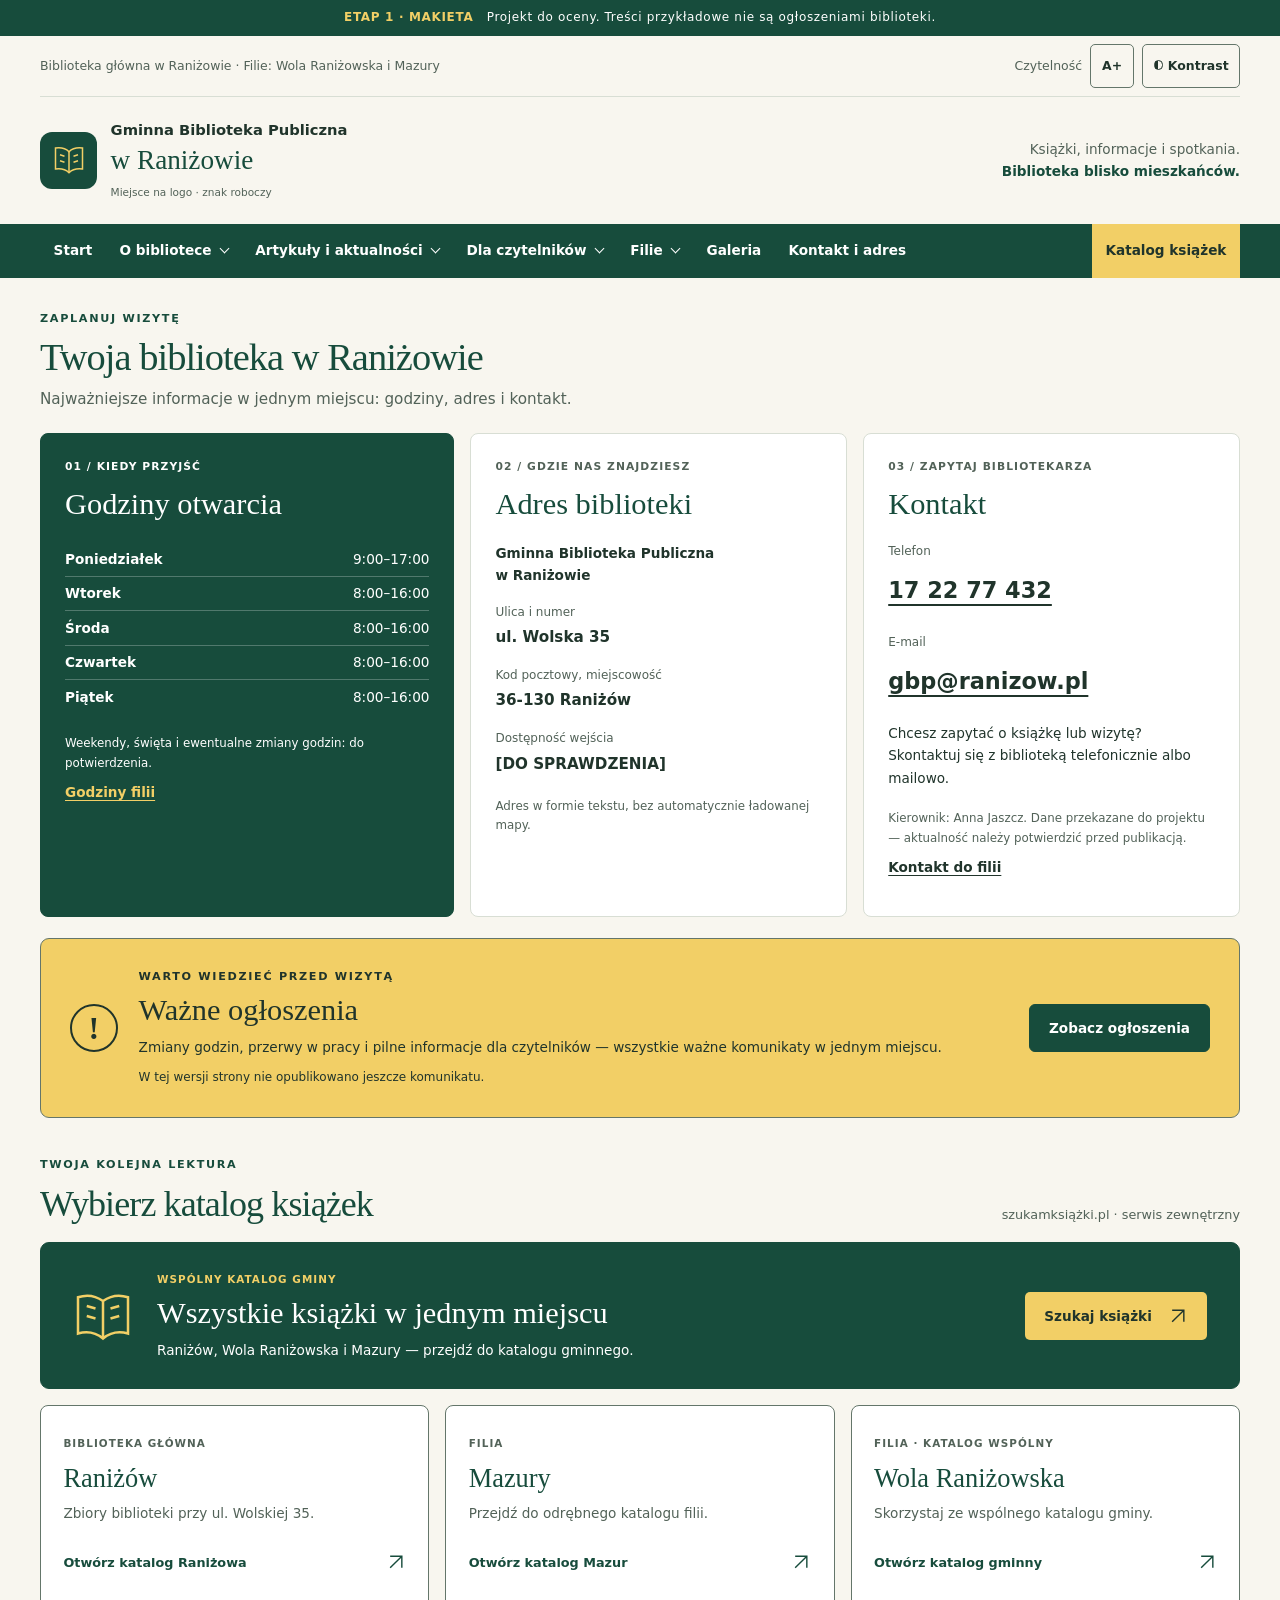
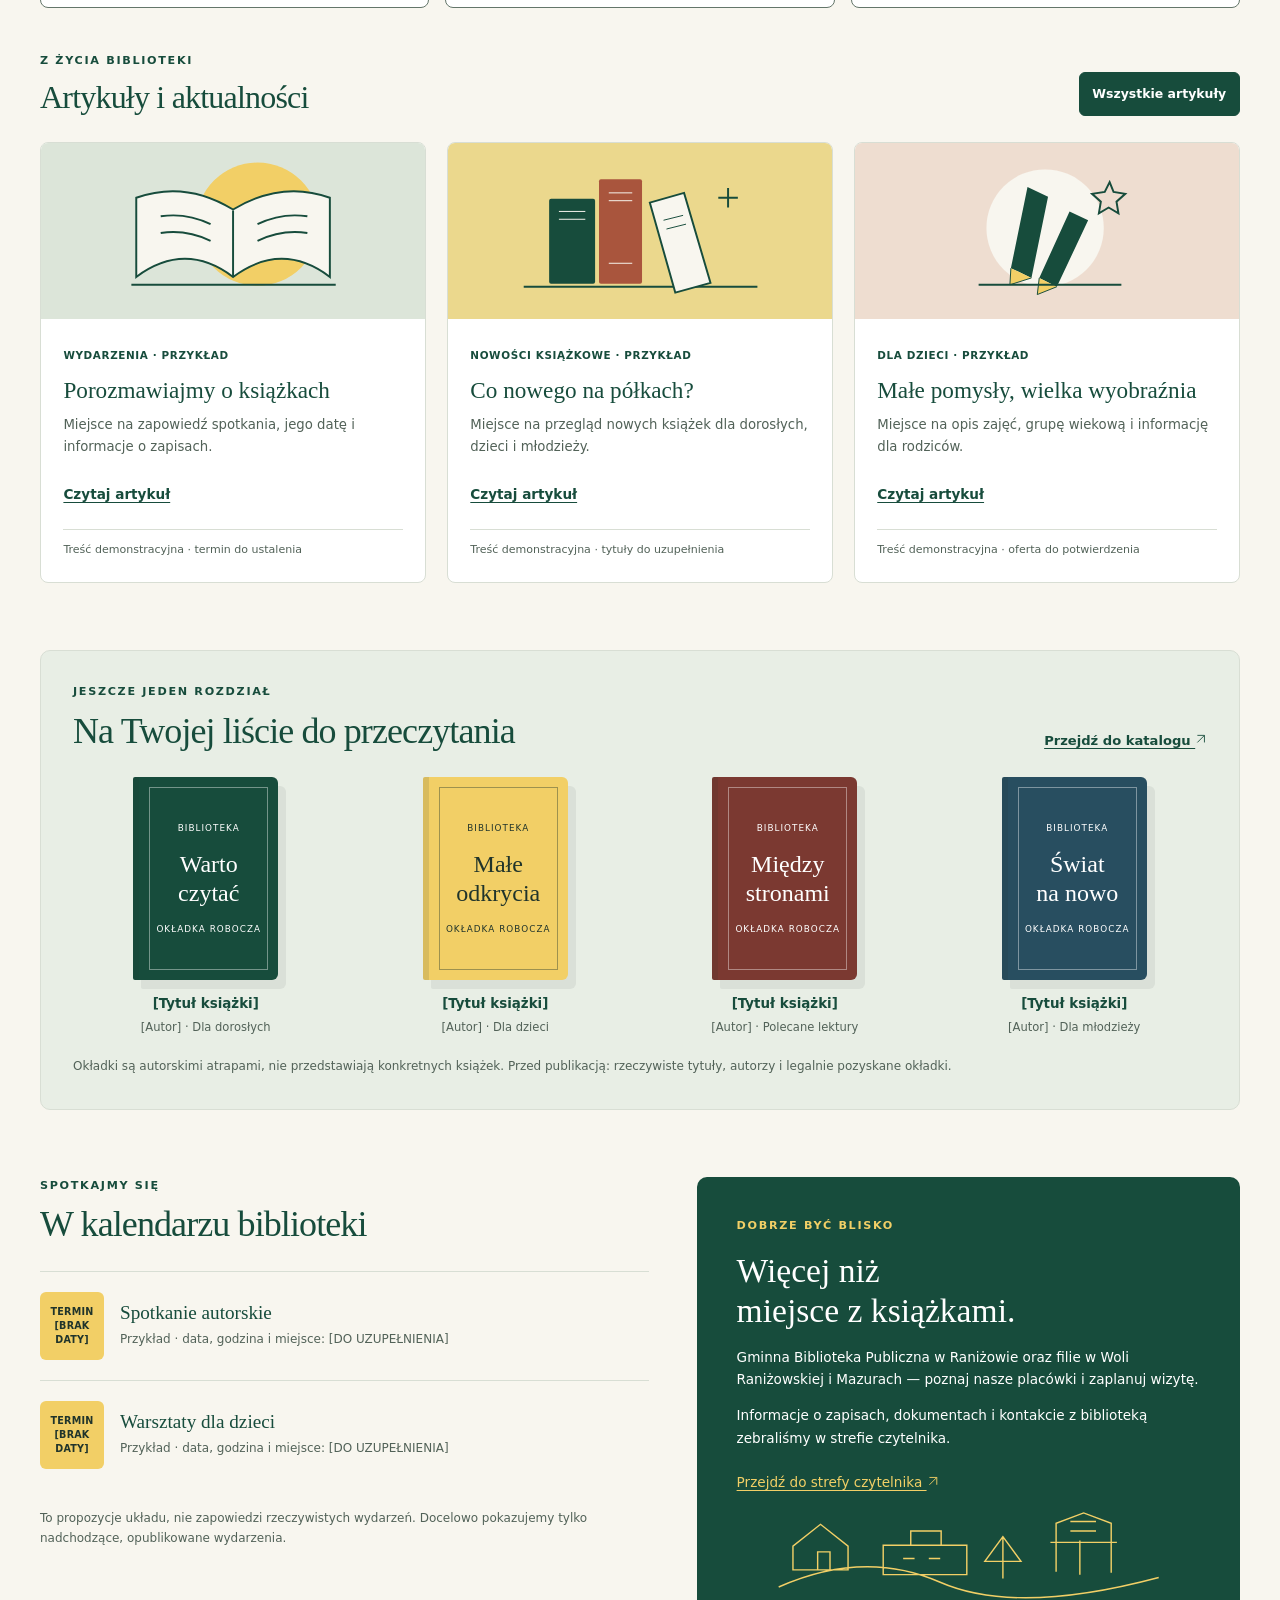
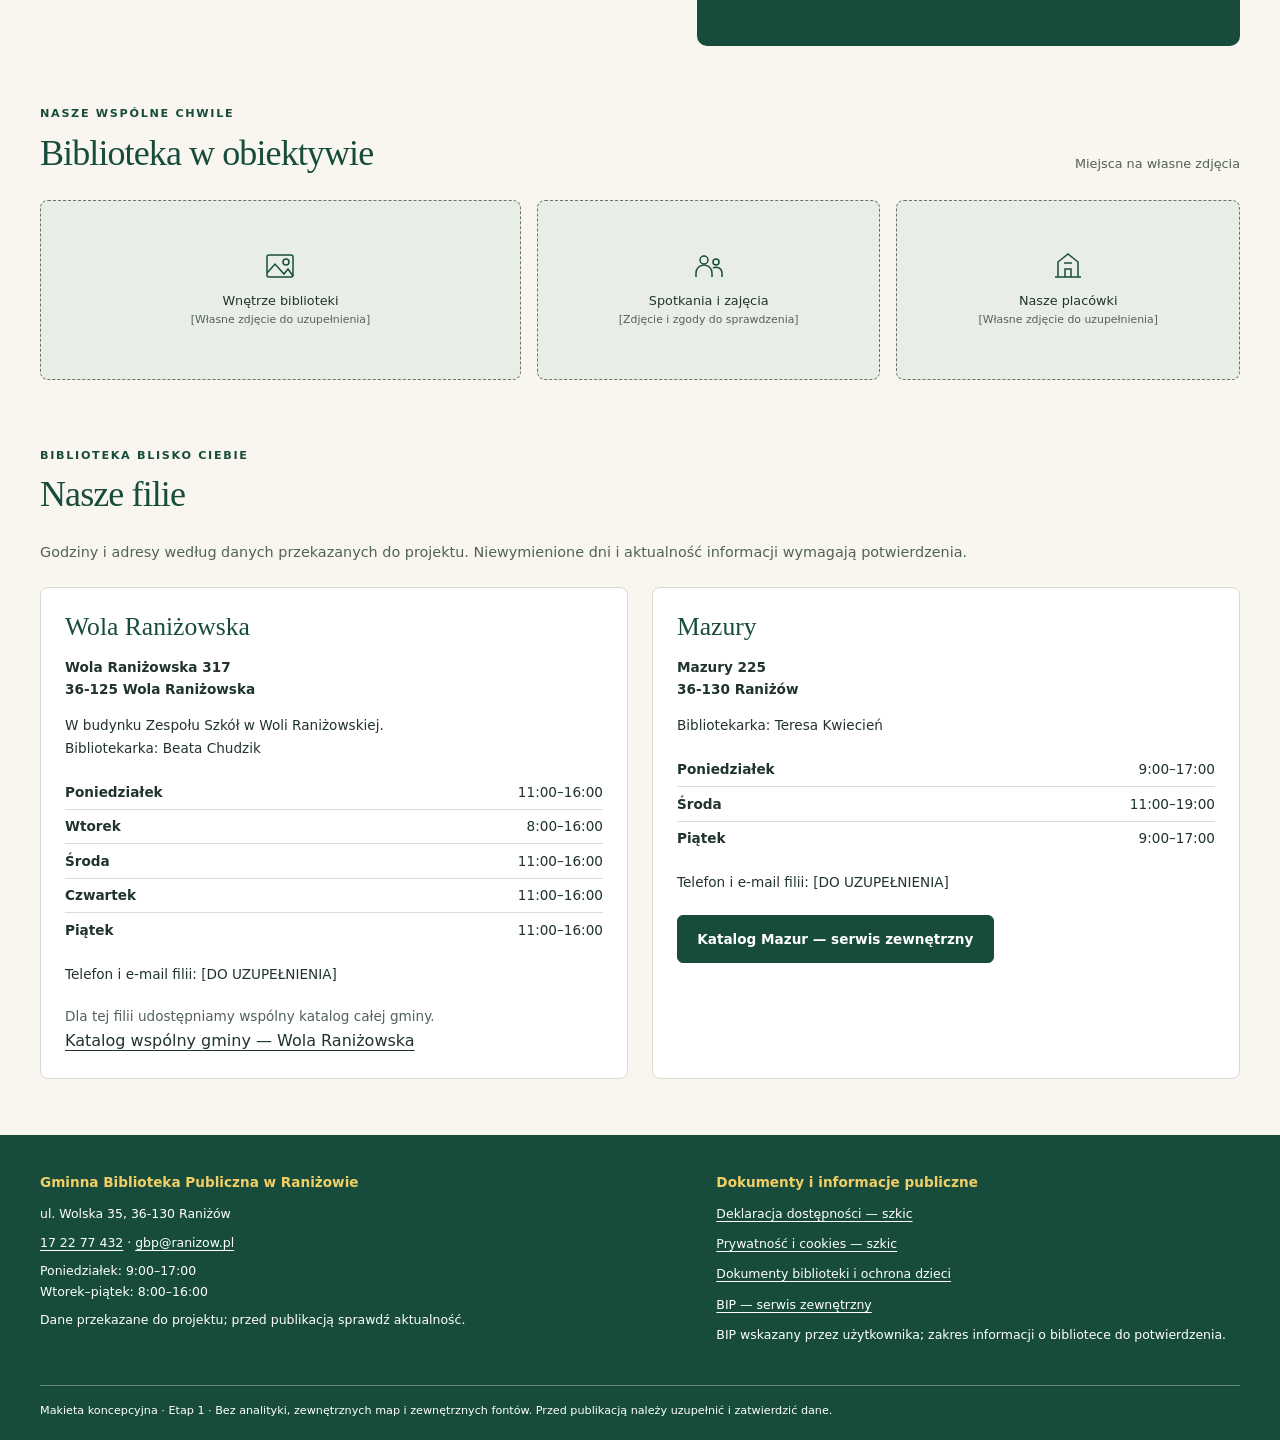
<file: makieta/index.html>
<!doctype html>
<html lang="pl">
<head>
  <meta charset="utf-8">
  <meta name="viewport" content="width=device-width, initial-scale=1">
  <meta name="robots" content="noindex, nofollow">
  <meta name="description" content="Makieta koncepcyjna strony Gminnej Biblioteki Publicznej w Raniżowie. Etap 1 — projekt układu i wyglądu.">
  <title>Biblioteka w Raniżowie — makieta, etap 1</title>
  <link rel="stylesheet" href="styles.css">
  <script src="script.js" defer></script>
</head>
<body>
  <a class="skip-link" href="#tresc">Przejdź do treści</a>
  <div class="draft-bar"><span>ETAP 1 · MAKIETA</span> &nbsp; Projekt do oceny. Treści przykładowe nie są ogłoszeniami biblioteki.</div>
  <header>
    <div class="wrap utility"><p>Biblioteka główna w Raniżowie · Filie: Wola Raniżowska i Mazury</p>      <div class="accessibility" role="group" aria-label="Ustawienia czytelności">
        <span>Czytelność</span>
        <button id="font-size" type="button" aria-label="Powiększ tekst" aria-pressed="false">A+</button>
        <button id="contrast" type="button" aria-pressed="false"><span class="contrast-icon" aria-hidden="true"></span> <span>Kontrast</span></button>
      </div>
</div>
    <div class="wrap brand-row">      <a class="brand" href="#tresc" aria-label="Gminna Biblioteka Publiczna w Raniżowie — początek strony">
        <span class="brand-symbol" aria-hidden="true"><svg viewBox="0 0 48 48" fill="none" stroke="currentColor" stroke-width="2"><path d="M24 13c-5-5-11-6-18-5v28c7-1 13 0 18 5 5-5 11-6 18-5V8c-7-1-13 0-18 5Z"/><path d="M24 13v28M12 17l6 2m-6 6 6 2m12-8 6-2m-6 10 6-2"/></svg></span>
        <span class="brand-name">Gminna Biblioteka Publiczna<strong>w Raniżowie</strong><span class="brand-note">Miejsce na logo · znak roboczy</span></span>
      </a>

      <p class="header-message">Książki, informacje i spotkania.<br><strong>Biblioteka blisko mieszkańców.</strong></p>
      <button class="menu-toggle" type="button" aria-controls="menu" aria-expanded="true"><span class="menu-icon" aria-hidden="true"></span> Menu</button>
    </div>
    <div class="navigation-shell"><nav class="nav wrap" id="menu" aria-label="Menu główne">
      <a href="index.html">Start</a>
      <details class="nav-group"><summary>O bibliotece</summary><div class="submenu">
        <a href="informacje.html#o-bibliotece">O nas</a><a href="informacje.html#pracownicy">Struktura i pracownicy</a><a href="informacje.html#statut">Statut</a><a href="informacje.html#projekty">Projekty i dofinansowania</a>
      </div></details>
      <details class="nav-group"><summary>Artykuły i aktualności</summary><div class="submenu">
        <a href="artykuly.html">Wszystkie artykuły</a><a href="artykuly.html?kategoria=wydarzenia">Wydarzenia</a><a href="artykuly.html?kategoria=dorosli">Nowości dla dorosłych</a><a href="artykuly.html?kategoria=dzieci">Dla dzieci i młodzieży</a><a href="artykuly.html?kategoria=ogloszenia">Ogłoszenia</a>
      </div></details>
      <details class="nav-group"><summary>Dla czytelników</summary><div class="submenu"><a href="informacje.html">Strefa czytelnika</a>
        <a href="index.html#godziny">Godziny otwarcia</a><a href="informacje.html#zapisy">Jak się zapisać</a><a href="regulamin.html">Regulamin biblioteki</a><a href="index.html#wydarzenia">Kalendarz wydarzeń</a><a href="informacje.html#dokumenty">Dokumenty i dostępność</a>
      </div></details>
      <details class="nav-group"><summary>Filie</summary><div class="submenu"><a href="index.html#filia-wola">Wola Raniżowska</a><a href="index.html#filia-mazury">Mazury</a></div></details>
      <a href="index.html#galeria">Galeria</a>
      <a href="index.html#kontakt">Kontakt i adres</a><a class="nav-catalog" href="index.html#katalogi">Katalog książek</a>
    </nav></div>
  </header>  <main id="tresc" tabindex="-1" class="wrap">
    <section class="visit-intro" aria-labelledby="library-title"><p class="eyebrow">Zaplanuj wizytę</p><h1 id="library-title">Twoja biblioteka w Raniżowie</h1><p>Najważniejsze informacje w jednym miejscu: godziny, adres i kontakt.</p></section>
    <section class="visit-grid" id="czytelnicy" aria-label="Godziny otwarcia, adres i kontakt">
      <section class="visit-card hours-card" id="godziny" aria-labelledby="hours-title"><div class="card-kicker">01 / Kiedy przyjść</div><h2 id="hours-title">Godziny otwarcia</h2>
        <table><caption class="sr-only">Godziny otwarcia biblioteki głównej według danych przekazanych przez użytkownika</caption><thead class="sr-only"><tr><th scope="col">Dzień</th><th scope="col">Godziny</th></tr></thead><tbody>
        <tr><th scope="row">Poniedziałek</th><td>9:00–17:00</td></tr><tr><th scope="row">Wtorek</th><td>8:00–16:00</td></tr><tr><th scope="row">Środa</th><td>8:00–16:00</td></tr><tr><th scope="row">Czwartek</th><td>8:00–16:00</td></tr><tr><th scope="row">Piątek</th><td>8:00–16:00</td></tr>
        </tbody></table><p class="notice">Weekendy, święta i ewentualne zmiany godzin: do potwierdzenia.</p><a href="#filie">Godziny filii</a>
      </section>
      <section class="visit-card" id="adres" aria-labelledby="address-title"><div class="card-kicker">02 / Gdzie nas znajdziesz</div><h2 id="address-title">Adres biblioteki</h2><p class="visit-lead">Gminna Biblioteka Publiczna<br>w Raniżowie</p><dl class="visit-details"><dt>Ulica i numer</dt><dd>ul. Wolska 35</dd><dt>Kod pocztowy, miejscowość</dt><dd>36-130 Raniżów</dd><dt>Dostępność wejścia</dt><dd>[DO SPRAWDZENIA]</dd></dl><p class="notice">Adres w formie tekstu, bez automatycznie ładowanej mapy.</p></section>
      <section class="visit-card" id="kontakt" aria-labelledby="contact-main-title"><div class="card-kicker">03 / Zapytaj bibliotekarza</div><h2 id="contact-main-title">Kontakt</h2><dl class="visit-details"><dt>Telefon</dt><dd class="contact-value"><a href="tel:+48172277432">17 22 77 432</a></dd><dt>E-mail</dt><dd class="contact-value"><a href="mailto:gbp@ranizow.pl">gbp@ranizow.pl</a></dd></dl><p>Chcesz zapytać o książkę lub wizytę? Skontaktuj się z biblioteką telefonicznie albo mailowo.</p><p class="notice">Kierownik: Anna Jaszcz. Dane przekazane do projektu — aktualność należy potwierdzić przed publikacją.</p><a href="#filie">Kontakt do filii</a></section>
    </section>

    <section class="important-announcements" id="ogloszenia" aria-labelledby="important-title">
      <div class="important-symbol" aria-hidden="true">!</div>
      <div class="important-copy"><p class="eyebrow">Warto wiedzieć przed wizytą</p><h2 id="important-title">Ważne ogłoszenia</h2><p>Zmiany godzin, przerwy w pracy i pilne informacje dla czytelników — wszystkie ważne komunikaty w jednym miejscu.</p><p class="announcement-status">W tej wersji strony nie opublikowano jeszcze komunikatu.</p></div>
      <a class="button" href="artykuly.html?kategoria=ogloszenia">Zobacz ogłoszenia</a>
    </section>
    <section class="catalog-section" id="katalogi" aria-labelledby="catalog-title">
      <div class="section-heading"><div><p class="eyebrow">Twoja kolejna lektura</p><h2 id="catalog-title">Wybierz katalog książek</h2></div><p>szukamksiążki.pl · serwis zewnętrzny</p></div>
      <a class="catalog-feature" href="https://xn--szukamksiki-4kb16m.pl/SkNewWeb/astart/231">
        <span class="catalog-icon"><svg viewBox="0 0 48 48" fill="none" stroke="currentColor" stroke-width="2" aria-hidden="true"><path d="M24 12C17 7 10 7 4 9v29c7-2 14-1 20 4 6-5 13-6 20-4V9c-6-2-13-2-20 3Zm0 0v30M11 16l7 2m-7 6 7 2m12-8 7-2m-7 10 7-2"/></svg></span><span class="catalog-feature-copy"><span class="catalog-label">Wspólny katalog gminy</span><strong>Wszystkie książki w jednym miejscu</strong><span>Raniżów, Wola Raniżowska i Mazury — przejdź do katalogu gminnego.</span></span><span class="catalog-action">Szukaj książki <svg viewBox="0 0 24 24" fill="none" stroke="currentColor" stroke-width="1.7" aria-hidden="true"><path d="M5 19 19 5M5 5h14v14"/></svg></span>
      </a>
      <div class="catalog-grid">
        <a class="catalog-card" href="https://xn--szukamksiki-4kb16m.pl/SkNewWeb/bstart/272"><span class="catalog-label">Biblioteka główna</span><h3>Raniżów</h3><p>Zbiory biblioteki przy ul. Wolskiej 35.</p><span class="catalog-card-action">Otwórz katalog Raniżowa <svg viewBox="0 0 24 24" fill="none" stroke="currentColor" stroke-width="1.7" aria-hidden="true"><path d="M5 19 19 5M5 5h14v14"/></svg></span></a>
        <a class="catalog-card" href="https://xn--szukamksiki-4kb16m.pl/SkNewWeb/bstart/273"><span class="catalog-label">Filia</span><h3>Mazury</h3><p>Przejdź do odrębnego katalogu filii.</p><span class="catalog-card-action">Otwórz katalog Mazur <svg viewBox="0 0 24 24" fill="none" stroke="currentColor" stroke-width="1.7" aria-hidden="true"><path d="M5 19 19 5M5 5h14v14"/></svg></span></a>
        <a class="catalog-card" href="https://xn--szukamksiki-4kb16m.pl/SkNewWeb/astart/231"><span class="catalog-label">Filia · katalog wspólny</span><h3>Wola Raniżowska</h3><p>Skorzystaj ze wspólnego katalogu gminy.</p><span class="catalog-card-action">Otwórz katalog gminny <svg viewBox="0 0 24 24" fill="none" stroke="currentColor" stroke-width="1.7" aria-hidden="true"><path d="M5 19 19 5M5 5h14v14"/></svg></span></a>
      </div>
    </section>
<div class="editorial-layout">    <section class="section articles-home" id="aktualnosci" aria-labelledby="news-title">
      <div class="section-heading"><div><p class="eyebrow">Z życia biblioteki</p><h2 id="news-title">Artykuły i aktualności</h2></div><a class="button button-small" href="artykuly.html">Wszystkie artykuły</a></div>
      <div class="news-grid">
        <article class="news-card" data-category="wydarzenia"><div class="news-art art-sage" aria-hidden="true"><svg viewBox="0 0 360 180" fill="none"><circle cx="205" cy="83" r="63" fill="#F2CF66"/><path d="M81 137q50-37 99 0 50-37 99 0V56q-49-18-99 12-49-30-99-12Z" fill="#F8F6EF" stroke="#174C3C" stroke-width="2"/><path d="M180 69v68m-74-62q26-4 51 8m-51 9q26-4 51 8m48-17q25-12 51-8m-51 25q25-12 51-8" stroke="#174C3C" stroke-width="2"/><path d="M76 145h209" stroke="#174C3C" stroke-width="2"/></svg></div><div class="news-body"><span class="tag">Wydarzenia · przykład</span><h3><a href="artykul-spotkanie.html">Porozmawiajmy o książkach</a></h3><p>Miejsce na zapowiedź spotkania, jego datę i informacje o zapisach.</p><a class="read-link" href="artykul-spotkanie.html">Czytaj artykuł</a><span class="sample-note">Treść demonstracyjna · termin do ustalenia</span></div></article>
        <article class="news-card" data-category="dorosli"><div class="news-art art-gold" aria-hidden="true"><svg viewBox="0 0 360 180" fill="none"><path d="M61 147h239" stroke="#174C3C" stroke-width="2"/><rect x="87" y="57" width="47" height="87" rx="2" fill="#174C3C"/><rect x="138" y="37" width="44" height="107" rx="2" fill="#A9553D"/><path d="m190 61 35-10 27 92-36 10Z" fill="#F8F6EF" stroke="#174C3C" stroke-width="2"/><path d="M97 70h27m-27 8h27m24-27h24m-24 8h24m-24 64h24" stroke="#F8F6EF"/><path d="m204 79 20-5m-17 14 20-5" stroke="#174C3C"/><path d="M270 46v20m-10-10h20" stroke="#174C3C" stroke-width="2"/></svg></div><div class="news-body"><span class="tag">Nowości książkowe · przykład</span><h3><a href="artykul-nowosci.html">Co nowego na półkach?</a></h3><p>Miejsce na przegląd nowych książek dla dorosłych, dzieci i młodzieży.</p><a class="read-link" href="artykul-nowosci.html">Czytaj artykuł</a><span class="sample-note">Treść demonstracyjna · tytuły do uzupełnienia</span></div></article>
        <article class="news-card" data-category="dzieci"><div class="news-art art-peach" aria-hidden="true"><svg viewBox="0 0 360 180" fill="none"><circle cx="178" cy="87" r="60" fill="#F8F6EF"/><path d="m143 128 17-83 21 10-17 83Zm29 10 31-68 19 9-32 68Z" fill="#174C3C"/><path d="m143 128-1 17 22-7m8 0-2 17 20-8" fill="#F2CF66" stroke="#174C3C"/><path d="M110 145h146M244 40l4 10 12 2-9 8 2 12-10-6-10 6 2-12-9-8 13-2Z" stroke="#174C3C" stroke-width="2"/></svg></div><div class="news-body"><span class="tag">Dla dzieci · przykład</span><h3><a href="artykul-dzieci.html">Małe pomysły, wielka wyobraźnia</a></h3><p>Miejsce na opis zajęć, grupę wiekową i informację dla rodziców.</p><a class="read-link" href="artykul-dzieci.html">Czytaj artykuł</a><span class="sample-note">Treść demonstracyjna · oferta do potwierdzenia</span></div></article>
      </div>
    </section>
</div>    <section class="section" id="nowosci" aria-labelledby="books-title">
      <div class="books-panel"><div class="section-heading"><div><p class="eyebrow">Jeszcze jeden rozdział</p><h2 id="books-title">Na Twojej liście do przeczytania</h2></div><a class="text-link" href="https://xn--szukamksiki-4kb16m.pl/SkNewWeb/astart/231">Przejdź do katalogu <svg class="arrow" viewBox="0 0 20 20" fill="none" stroke="currentColor" stroke-width="1.5" aria-hidden="true"><path d="M4 16 16 4M4 4h12v12"/></svg></a></div>
        <div class="book-grid">
          <article class="book"><div class="cover cover-green" aria-hidden="true"><span>Biblioteka</span><strong>Warto<br>czytać</strong><span>Okładka robocza</span></div><h3>[Tytuł książki]</h3><p>[Autor] · Dla dorosłych</p></article>
          <article class="book"><div class="cover cover-gold" aria-hidden="true"><span>Biblioteka</span><strong>Małe<br>odkrycia</strong><span>Okładka robocza</span></div><h3>[Tytuł książki]</h3><p>[Autor] · Dla dzieci</p></article>
          <article class="book"><div class="cover cover-red" aria-hidden="true"><span>Biblioteka</span><strong>Między<br>stronami</strong><span>Okładka robocza</span></div><h3>[Tytuł książki]</h3><p>[Autor] · Polecane lektury</p></article>
          <article class="book"><div class="cover cover-blue" aria-hidden="true"><span>Biblioteka</span><strong>Świat<br>na nowo</strong><span>Okładka robocza</span></div><h3>[Tytuł książki]</h3><p>[Autor] · Dla młodzieży</p></article>
        </div><p class="notice">Okładki są autorskimi atrapami, nie przedstawiają konkretnych książek. Przed publikacją: rzeczywiste tytuły, autorzy i legalnie pozyskane okładki.</p>
      </div>
    </section>
    <div class="events-about">
      <section class="section" id="wydarzenia" aria-labelledby="events-title"><div class="section-heading"><div><p class="eyebrow">Spotkajmy się</p><h2 id="events-title">W kalendarzu biblioteki</h2></div></div>
        <article class="event"><div class="event-date" aria-hidden="true">TERMIN<br>[BRAK DATY]</div><div><h3>Spotkanie autorskie</h3><p>Przykład · data, godzina i miejsce: [DO UZUPEŁNIENIA]</p></div></article>
        <article class="event"><div class="event-date" aria-hidden="true">TERMIN<br>[BRAK DATY]</div><div><h3>Warsztaty dla dzieci</h3><p>Przykład · data, godzina i miejsce: [DO UZUPEŁNIENIA]</p></div></article>
        <p class="notice">To propozycje układu, nie zapowiedzi rzeczywistych wydarzeń. Docelowo pokazujemy tylko nadchodzące, opublikowane wydarzenia.</p>
      </section>
      <section class="about" id="o-bibliotece" aria-labelledby="about-title"><p class="eyebrow">Dobrze być blisko</p><h2 id="about-title">Więcej niż<br>miejsce z książkami.</h2><p>Gminna Biblioteka Publiczna w Raniżowie oraz filie w Woli Raniżowskiej i Mazurach — poznaj nasze placówki i zaplanuj wizytę.</p><p>Informacje o zapisach, dokumentach i kontakcie z biblioteką zebraliśmy w strefie czytelnika.</p><a href="informacje.html">Przejdź do strefy czytelnika <span aria-hidden="true"><svg class="arrow" viewBox="0 0 20 20" fill="none" stroke="currentColor" stroke-width="1.5" aria-hidden="true"><path d="M4 16 16 4M4 4h12v12"/></svg></span></a><svg class="line-art" viewBox="0 0 400 100" fill="none" stroke="currentColor" stroke-width="1.5" aria-hidden="true"><path d="M0 80q90-40 170-5t230-5M15 62h58V37L44 14 15 37Zm26 0V43h13v19m56 5h88V36h-88Zm29-31V21h32v15m-40 14h12m15 0h12M236 71V27m0 0-19 26h38Zm56 6h58V13l-29-11-29 11Zm-6 0h70m-49-12h27m-27-10h27m-17 20v36m-25-36v33m58-33v34"/></svg></section>
    </div>
    <section class="section" id="galeria" aria-labelledby="gallery-title"><div class="section-heading"><div><p class="eyebrow">Nasze wspólne chwile</p><h2 id="gallery-title">Biblioteka w obiektywie</h2></div><p>Miejsca na własne zdjęcia</p></div><div class="gallery-grid">
      <figure class="gallery-placeholder"><svg viewBox="0 0 32 32" fill="none" stroke="currentColor" stroke-width="1.5" aria-hidden="true"><rect x="3" y="5" width="26" height="22" rx="2"/><circle cx="22" cy="12" r="3"/><path d="m3 23 8-9 9 10 4-5 5 7"/></svg><figcaption>Wnętrze biblioteki<span>[Własne zdjęcie do uzupełnienia]</span></figcaption></figure>
      <figure class="gallery-placeholder"><svg viewBox="0 0 32 32" fill="none" stroke="currentColor" stroke-width="1.5" aria-hidden="true"><circle cx="11" cy="10" r="4"/><circle cx="23" cy="12" r="3"/><path d="M3 27v-4a8 8 0 0 1 16 0v4m1-9a6 6 0 0 1 9 5v4"/></svg><figcaption>Spotkania i zajęcia<span>[Zdjęcie i zgody do sprawdzenia]</span></figcaption></figure>
      <figure class="gallery-placeholder"><svg viewBox="0 0 32 32" fill="none" stroke="currentColor" stroke-width="1.5" aria-hidden="true"><path d="M3 27h26M6 27V12l10-8 10 8v15M13 27v-8h6v8M12 13h8"/></svg><figcaption>Nasze placówki<span>[Własne zdjęcie do uzupełnienia]</span></figcaption></figure>
    </div></section>
    <section class="section branch-section" id="filie" aria-labelledby="branches-title"><div class="section-heading"><div><p class="eyebrow">Biblioteka blisko Ciebie</p><h2 id="branches-title">Nasze filie</h2></div></div><p class="branches-intro">Godziny i adresy według danych przekazanych do projektu. Niewymienione dni i aktualność informacji wymagają potwierdzenia.</p><div class="branch-grid"><article class="branch-card" id="filia-wola"><h3>Wola Raniżowska</h3><p><strong>Wola Raniżowska 317<br>36-125 Wola Raniżowska</strong></p><p>W budynku Zespołu Szkół w Woli Raniżowskiej.<br>Bibliotekarka: Beata Chudzik</p><table><caption class="sr-only">Godziny otwarcia filii w Woli Raniżowskiej</caption><thead class="sr-only"><tr><th scope="col">Dzień</th><th scope="col">Godziny</th></tr></thead><tbody><tr><th scope="row">Poniedziałek</th><td>11:00–16:00</td></tr><tr><th scope="row">Wtorek</th><td>8:00–16:00</td></tr><tr><th scope="row">Środa</th><td>11:00–16:00</td></tr><tr><th scope="row">Czwartek</th><td>11:00–16:00</td></tr><tr><th scope="row">Piątek</th><td>11:00–16:00</td></tr></tbody></table><p>Telefon i e-mail filii: [DO UZUPEŁNIENIA]</p><p class="notice">Dla tej filii udostępniamy wspólny katalog całej gminy.</p><a href="https://xn--szukamksiki-4kb16m.pl/SkNewWeb/astart/231">Katalog wspólny gminy — Wola Raniżowska</a></article><article class="branch-card" id="filia-mazury"><h3>Mazury</h3><p><strong>Mazury 225<br>36-130 Raniżów</strong></p><p>Bibliotekarka: Teresa Kwiecień</p><table><caption class="sr-only">Godziny otwarcia filii w Mazurach</caption><thead class="sr-only"><tr><th scope="col">Dzień</th><th scope="col">Godziny</th></tr></thead><tbody><tr><th scope="row">Poniedziałek</th><td>9:00–17:00</td></tr><tr><th scope="row">Środa</th><td>11:00–19:00</td></tr><tr><th scope="row">Piątek</th><td>9:00–17:00</td></tr></tbody></table><p>Telefon i e-mail filii: [DO UZUPEŁNIENIA]</p><a class="button" href="https://xn--szukamksiki-4kb16m.pl/SkNewWeb/bstart/273">Katalog Mazur — serwis zewnętrzny</a></article></div></section>
  </main>
  <footer><div class="wrap"><div class="footer-grid">
    <section aria-labelledby="contact-title"><h2 id="contact-title">Gminna Biblioteka Publiczna w Raniżowie</h2><p>ul. Wolska 35, 36-130 Raniżów</p><p><a href="tel:+48172277432">17 22 77 432</a> · <a href="mailto:gbp@ranizow.pl">gbp@ranizow.pl</a></p><p>Poniedziałek: 9:00–17:00<br>Wtorek–piątek: 8:00–16:00</p><p>Dane przekazane do projektu; przed publikacją sprawdź aktualność.</p></section>
    <section aria-labelledby="public-title"><h2 id="public-title">Dokumenty i informacje publiczne</h2><ul><li><a href="deklaracja-dostepnosci.html">Deklaracja dostępności — szkic</a></li><li><a href="prywatnosc.html">Prywatność i cookies — szkic</a></li><li><a href="informacje.html#dokumenty">Dokumenty biblioteki i ochrona dzieci</a></li><li><a href="https://bip.ranizow.pl/6742,6744/6744/">BIP — serwis zewnętrzny</a></li></ul><p class="footer-pending">BIP wskazany przez użytkownika; zakres informacji o bibliotece do potwierdzenia.</p></section>
  </div><div class="footer-note">Makieta koncepcyjna · Etap 1 · Bez analityki, zewnętrznych map i zewnętrznych fontów. Przed publikacją należy uzupełnić i zatwierdzić dane.</div></div></footer>
  <div class="sr-only" id="announcements" role="status" aria-live="polite"></div>
</body>
</html>
</file>
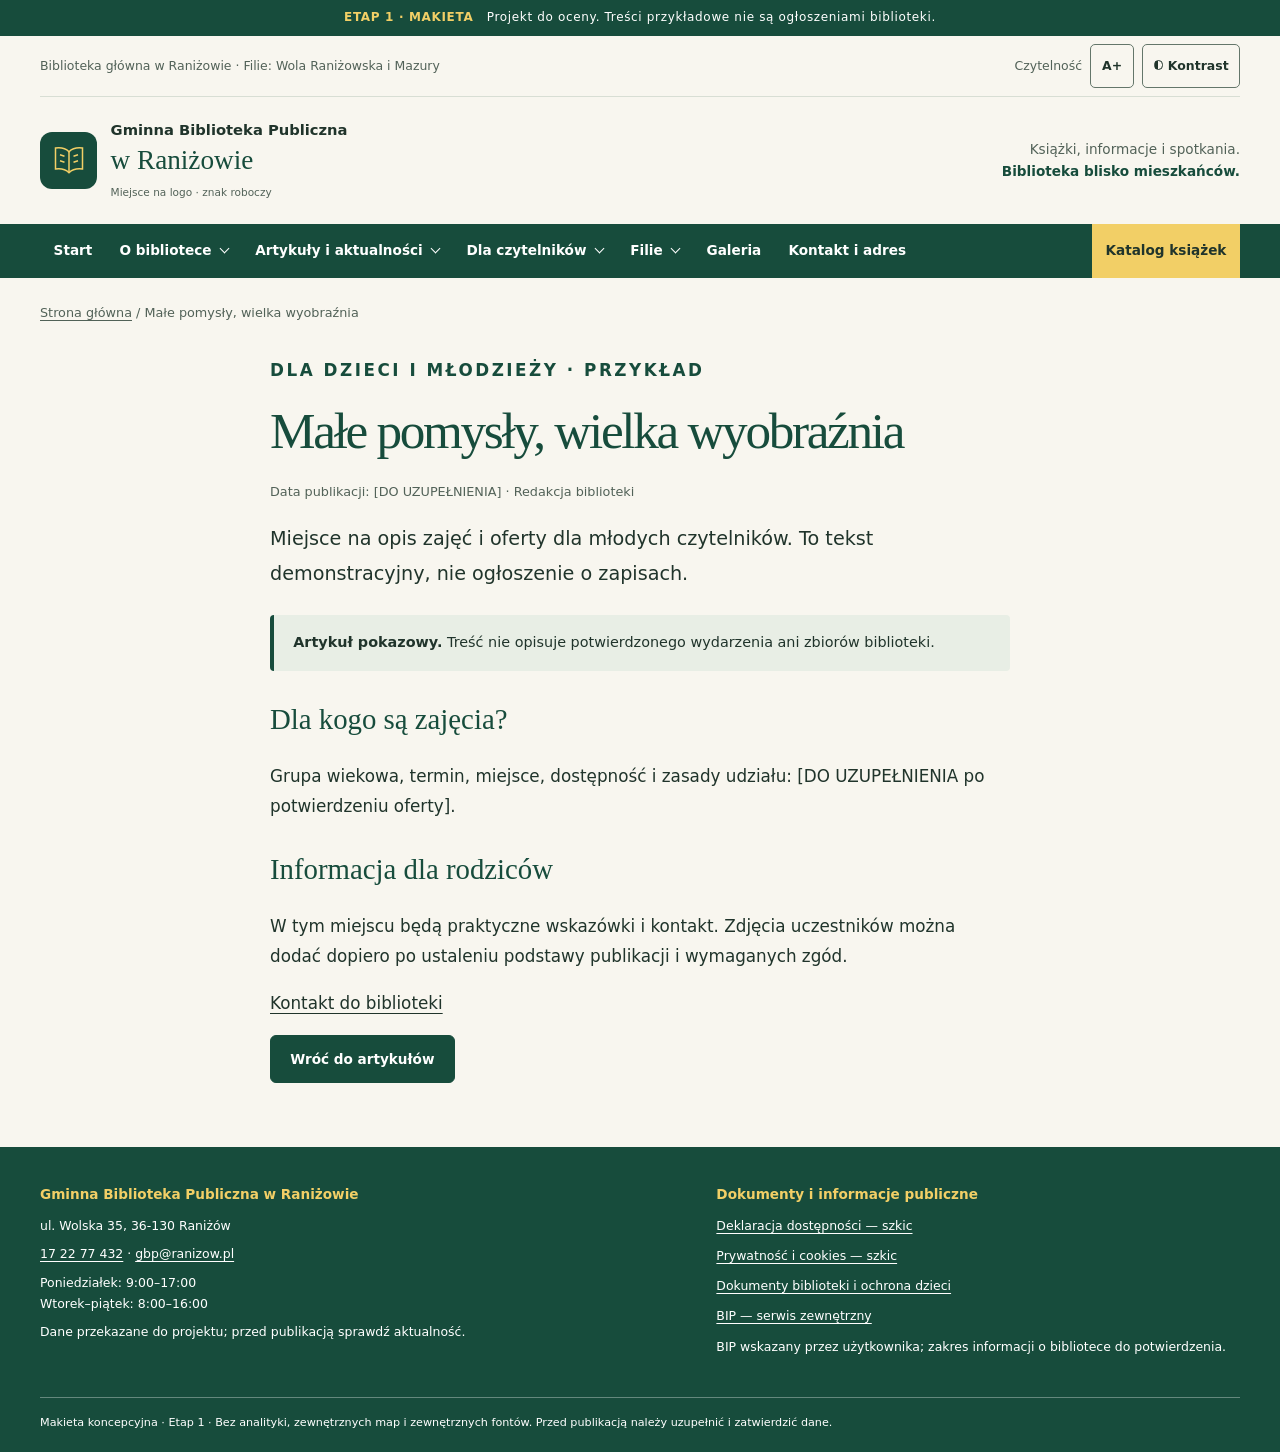
<file: makieta/artykul-dzieci.html>
<!doctype html>
<html lang="pl">
<head>
  <meta charset="utf-8">
  <meta name="viewport" content="width=device-width, initial-scale=1">
  <meta name="robots" content="noindex, nofollow">
  <meta name="description" content="Makieta koncepcyjna strony Gminnej Biblioteki Publicznej w Raniżowie. Etap 1 — projekt układu i wyglądu.">
  <title>Małe pomysły, wielka wyobraźnia — makieta biblioteki</title>
  <link rel="stylesheet" href="styles.css">
  <script src="script.js" defer></script>
</head>
<body>
  <a class="skip-link" href="#tresc">Przejdź do treści</a>
  <div class="draft-bar"><span>ETAP 1 · MAKIETA</span> &nbsp; Projekt do oceny. Treści przykładowe nie są ogłoszeniami biblioteki.</div>
  <header>
    <div class="wrap utility"><p>Biblioteka główna w Raniżowie · Filie: Wola Raniżowska i Mazury</p>      <div class="accessibility" role="group" aria-label="Ustawienia czytelności">
        <span>Czytelność</span>
        <button id="font-size" type="button" aria-label="Powiększ tekst" aria-pressed="false">A+</button>
        <button id="contrast" type="button" aria-pressed="false"><span class="contrast-icon" aria-hidden="true"></span> <span>Kontrast</span></button>
      </div>
</div>
    <div class="wrap brand-row">      <a class="brand" href="#tresc" aria-label="Gminna Biblioteka Publiczna w Raniżowie — początek strony">
        <span class="brand-symbol" aria-hidden="true"><svg viewBox="0 0 48 48" fill="none" stroke="currentColor" stroke-width="2"><path d="M24 13c-5-5-11-6-18-5v28c7-1 13 0 18 5 5-5 11-6 18-5V8c-7-1-13 0-18 5Z"/><path d="M24 13v28M12 17l6 2m-6 6 6 2m12-8 6-2m-6 10 6-2"/></svg></span>
        <span class="brand-name">Gminna Biblioteka Publiczna<strong>w Raniżowie</strong><span class="brand-note">Miejsce na logo · znak roboczy</span></span>
      </a>

      <p class="header-message">Książki, informacje i spotkania.<br><strong>Biblioteka blisko mieszkańców.</strong></p>
      <button class="menu-toggle" type="button" aria-controls="menu" aria-expanded="true"><span class="menu-icon" aria-hidden="true"></span> Menu</button>
    </div>
    <div class="navigation-shell"><nav class="nav wrap" id="menu" aria-label="Menu główne">
      <a href="index.html">Start</a>
      <details class="nav-group"><summary>O bibliotece</summary><div class="submenu">
        <a href="informacje.html#o-bibliotece">O nas</a><a href="informacje.html#pracownicy">Struktura i pracownicy</a><a href="informacje.html#statut">Statut</a><a href="informacje.html#projekty">Projekty i dofinansowania</a>
      </div></details>
      <details class="nav-group"><summary>Artykuły i aktualności</summary><div class="submenu">
        <a href="artykuly.html">Wszystkie artykuły</a><a href="artykuly.html?kategoria=wydarzenia">Wydarzenia</a><a href="artykuly.html?kategoria=dorosli">Nowości dla dorosłych</a><a href="artykuly.html?kategoria=dzieci">Dla dzieci i młodzieży</a><a href="artykuly.html?kategoria=ogloszenia">Ogłoszenia</a>
      </div></details>
      <details class="nav-group"><summary>Dla czytelników</summary><div class="submenu"><a href="informacje.html">Strefa czytelnika</a>
        <a href="index.html#godziny">Godziny otwarcia</a><a href="informacje.html#zapisy">Jak się zapisać</a><a href="regulamin.html">Regulamin biblioteki</a><a href="index.html#wydarzenia">Kalendarz wydarzeń</a><a href="informacje.html#dokumenty">Dokumenty i dostępność</a>
      </div></details>
      <details class="nav-group"><summary>Filie</summary><div class="submenu"><a href="index.html#filia-wola">Wola Raniżowska</a><a href="index.html#filia-mazury">Mazury</a></div></details>
      <a href="index.html#galeria">Galeria</a>
      <a href="index.html#kontakt">Kontakt i adres</a><a class="nav-catalog" href="index.html#katalogi">Katalog książek</a>
    </nav></div>
  </header><main id="tresc" tabindex="-1" class="wrap document-main"><p class="breadcrumbs"><a href="index.html">Strona główna</a> / Małe pomysły, wielka wyobraźnia</p><article class="article-detail"><p class="eyebrow">Dla dzieci i młodzieży · przykład</p><h1>Małe pomysły, wielka wyobraźnia</h1><p class="article-meta">Data publikacji: [DO UZUPEŁNIENIA] · Redakcja biblioteki</p><p class="article-lead">Miejsce na opis zajęć i oferty dla młodych czytelników. To tekst demonstracyjny, nie ogłoszenie o zapisach.</p><div class="draft-notice"><strong>Artykuł pokazowy.</strong> Treść nie opisuje potwierdzonego wydarzenia ani zbiorów biblioteki.</div><h2>Dla kogo są zajęcia?</h2><p>Grupa wiekowa, termin, miejsce, dostępność i zasady udziału: [DO UZUPEŁNIENIA po potwierdzeniu oferty].</p><h2>Informacja dla rodziców</h2><p>W tym miejscu będą praktyczne wskazówki i kontakt. Zdjęcia uczestników można dodać dopiero po ustaleniu podstawy publikacji i wymaganych zgód.</p><p><a href="index.html#kontakt">Kontakt do biblioteki</a></p><a class="button" href="artykuly.html">Wróć do artykułów</a></article></main>  <footer><div class="wrap"><div class="footer-grid">
    <section aria-labelledby="contact-title"><h2 id="contact-title">Gminna Biblioteka Publiczna w Raniżowie</h2><p>ul. Wolska 35, 36-130 Raniżów</p><p><a href="tel:+48172277432">17 22 77 432</a> · <a href="mailto:gbp@ranizow.pl">gbp@ranizow.pl</a></p><p>Poniedziałek: 9:00–17:00<br>Wtorek–piątek: 8:00–16:00</p><p>Dane przekazane do projektu; przed publikacją sprawdź aktualność.</p></section>
    <section aria-labelledby="public-title"><h2 id="public-title">Dokumenty i informacje publiczne</h2><ul><li><a href="deklaracja-dostepnosci.html">Deklaracja dostępności — szkic</a></li><li><a href="prywatnosc.html">Prywatność i cookies — szkic</a></li><li><a href="informacje.html#dokumenty">Dokumenty biblioteki i ochrona dzieci</a></li><li><a href="https://bip.ranizow.pl/6742,6744/6744/">BIP — serwis zewnętrzny</a></li></ul><p class="footer-pending">BIP wskazany przez użytkownika; zakres informacji o bibliotece do potwierdzenia.</p></section>
  </div><div class="footer-note">Makieta koncepcyjna · Etap 1 · Bez analityki, zewnętrznych map i zewnętrznych fontów. Przed publikacją należy uzupełnić i zatwierdzić dane.</div></div></footer>
  <div class="sr-only" id="announcements" role="status" aria-live="polite"></div>
</body>
</html>
</file>
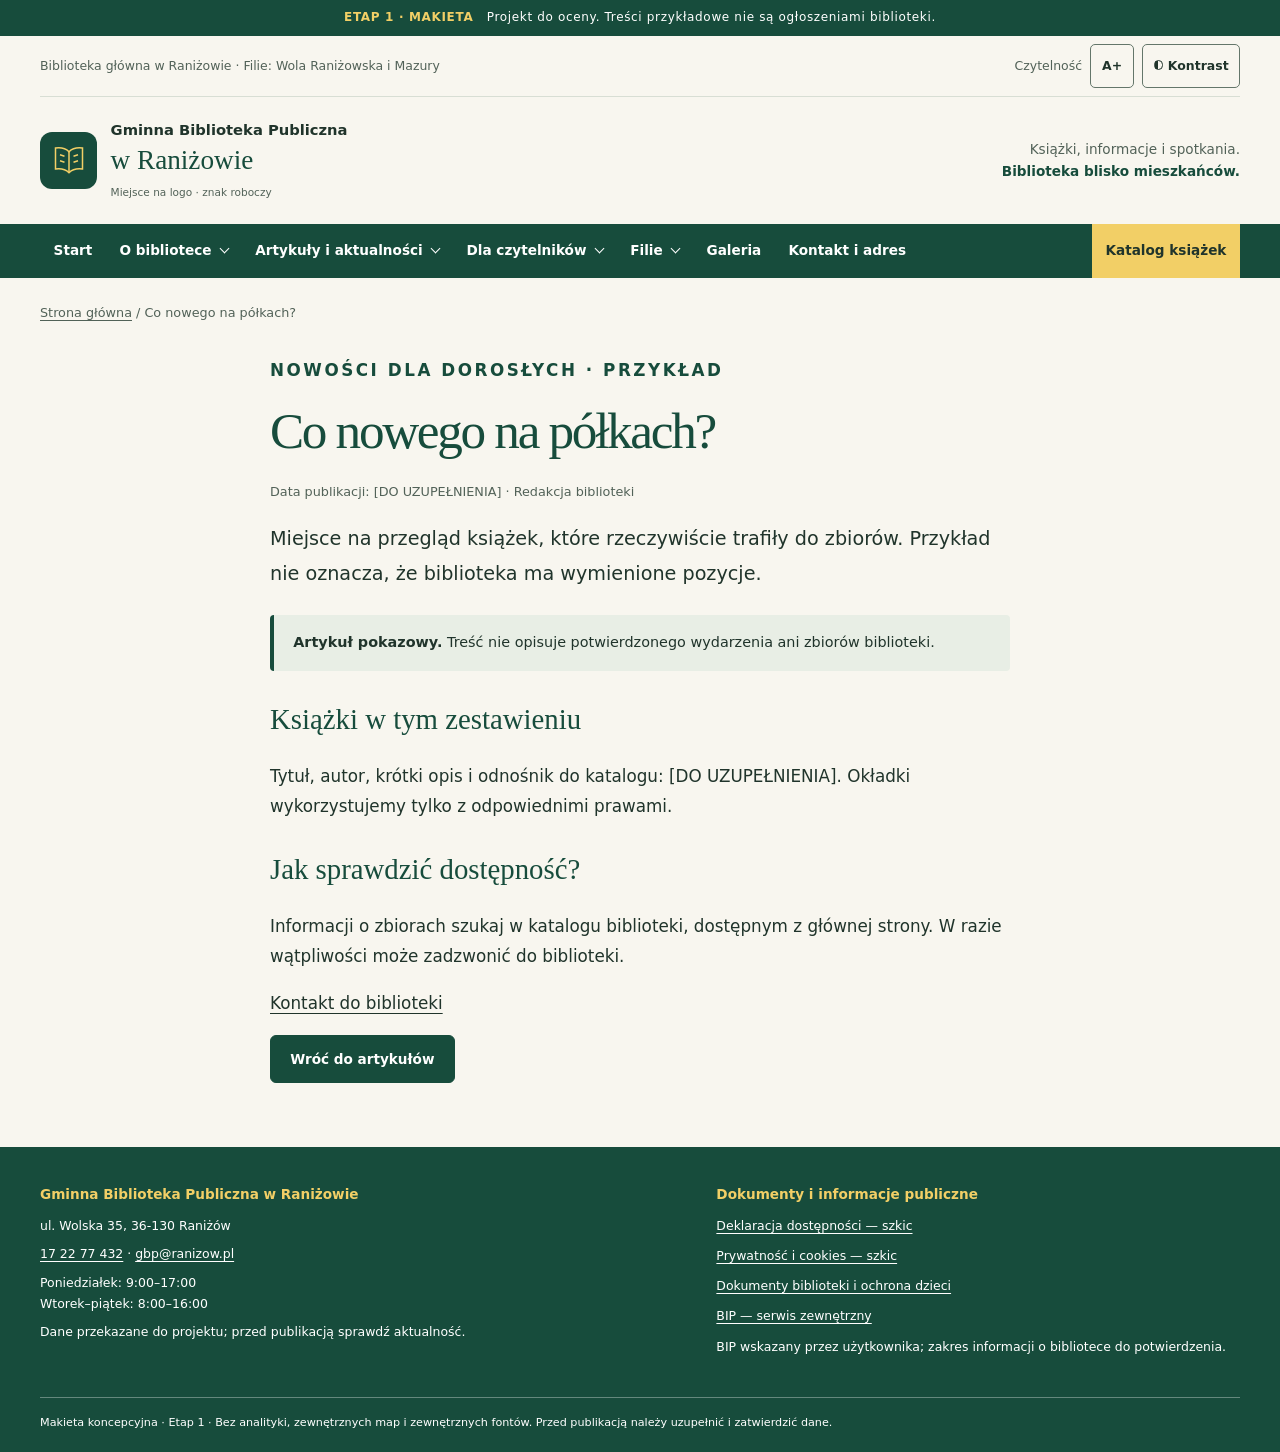
<file: makieta/artykul-nowosci.html>
<!doctype html>
<html lang="pl">
<head>
  <meta charset="utf-8">
  <meta name="viewport" content="width=device-width, initial-scale=1">
  <meta name="robots" content="noindex, nofollow">
  <meta name="description" content="Makieta koncepcyjna strony Gminnej Biblioteki Publicznej w Raniżowie. Etap 1 — projekt układu i wyglądu.">
  <title>Co nowego na półkach? — makieta biblioteki</title>
  <link rel="stylesheet" href="styles.css">
  <script src="script.js" defer></script>
</head>
<body>
  <a class="skip-link" href="#tresc">Przejdź do treści</a>
  <div class="draft-bar"><span>ETAP 1 · MAKIETA</span> &nbsp; Projekt do oceny. Treści przykładowe nie są ogłoszeniami biblioteki.</div>
  <header>
    <div class="wrap utility"><p>Biblioteka główna w Raniżowie · Filie: Wola Raniżowska i Mazury</p>      <div class="accessibility" role="group" aria-label="Ustawienia czytelności">
        <span>Czytelność</span>
        <button id="font-size" type="button" aria-label="Powiększ tekst" aria-pressed="false">A+</button>
        <button id="contrast" type="button" aria-pressed="false"><span class="contrast-icon" aria-hidden="true"></span> <span>Kontrast</span></button>
      </div>
</div>
    <div class="wrap brand-row">      <a class="brand" href="#tresc" aria-label="Gminna Biblioteka Publiczna w Raniżowie — początek strony">
        <span class="brand-symbol" aria-hidden="true"><svg viewBox="0 0 48 48" fill="none" stroke="currentColor" stroke-width="2"><path d="M24 13c-5-5-11-6-18-5v28c7-1 13 0 18 5 5-5 11-6 18-5V8c-7-1-13 0-18 5Z"/><path d="M24 13v28M12 17l6 2m-6 6 6 2m12-8 6-2m-6 10 6-2"/></svg></span>
        <span class="brand-name">Gminna Biblioteka Publiczna<strong>w Raniżowie</strong><span class="brand-note">Miejsce na logo · znak roboczy</span></span>
      </a>

      <p class="header-message">Książki, informacje i spotkania.<br><strong>Biblioteka blisko mieszkańców.</strong></p>
      <button class="menu-toggle" type="button" aria-controls="menu" aria-expanded="true"><span class="menu-icon" aria-hidden="true"></span> Menu</button>
    </div>
    <div class="navigation-shell"><nav class="nav wrap" id="menu" aria-label="Menu główne">
      <a href="index.html">Start</a>
      <details class="nav-group"><summary>O bibliotece</summary><div class="submenu">
        <a href="informacje.html#o-bibliotece">O nas</a><a href="informacje.html#pracownicy">Struktura i pracownicy</a><a href="informacje.html#statut">Statut</a><a href="informacje.html#projekty">Projekty i dofinansowania</a>
      </div></details>
      <details class="nav-group"><summary>Artykuły i aktualności</summary><div class="submenu">
        <a href="artykuly.html">Wszystkie artykuły</a><a href="artykuly.html?kategoria=wydarzenia">Wydarzenia</a><a href="artykuly.html?kategoria=dorosli">Nowości dla dorosłych</a><a href="artykuly.html?kategoria=dzieci">Dla dzieci i młodzieży</a><a href="artykuly.html?kategoria=ogloszenia">Ogłoszenia</a>
      </div></details>
      <details class="nav-group"><summary>Dla czytelników</summary><div class="submenu"><a href="informacje.html">Strefa czytelnika</a>
        <a href="index.html#godziny">Godziny otwarcia</a><a href="informacje.html#zapisy">Jak się zapisać</a><a href="regulamin.html">Regulamin biblioteki</a><a href="index.html#wydarzenia">Kalendarz wydarzeń</a><a href="informacje.html#dokumenty">Dokumenty i dostępność</a>
      </div></details>
      <details class="nav-group"><summary>Filie</summary><div class="submenu"><a href="index.html#filia-wola">Wola Raniżowska</a><a href="index.html#filia-mazury">Mazury</a></div></details>
      <a href="index.html#galeria">Galeria</a>
      <a href="index.html#kontakt">Kontakt i adres</a><a class="nav-catalog" href="index.html#katalogi">Katalog książek</a>
    </nav></div>
  </header><main id="tresc" tabindex="-1" class="wrap document-main"><p class="breadcrumbs"><a href="index.html">Strona główna</a> / Co nowego na półkach?</p><article class="article-detail"><p class="eyebrow">Nowości dla dorosłych · przykład</p><h1>Co nowego na półkach?</h1><p class="article-meta">Data publikacji: [DO UZUPEŁNIENIA] · Redakcja biblioteki</p><p class="article-lead">Miejsce na przegląd książek, które rzeczywiście trafiły do zbiorów. Przykład nie oznacza, że biblioteka ma wymienione pozycje.</p><div class="draft-notice"><strong>Artykuł pokazowy.</strong> Treść nie opisuje potwierdzonego wydarzenia ani zbiorów biblioteki.</div><h2>Książki w tym zestawieniu</h2><p>Tytuł, autor, krótki opis i odnośnik do katalogu: [DO UZUPEŁNIENIA]. Okładki wykorzystujemy tylko z odpowiednimi prawami.</p><h2>Jak sprawdzić dostępność?</h2><p>Informacji o zbiorach szukaj w katalogu biblioteki, dostępnym z głównej strony. W razie wątpliwości może zadzwonić do biblioteki.</p><p><a href="index.html#kontakt">Kontakt do biblioteki</a></p><a class="button" href="artykuly.html">Wróć do artykułów</a></article></main>  <footer><div class="wrap"><div class="footer-grid">
    <section aria-labelledby="contact-title"><h2 id="contact-title">Gminna Biblioteka Publiczna w Raniżowie</h2><p>ul. Wolska 35, 36-130 Raniżów</p><p><a href="tel:+48172277432">17 22 77 432</a> · <a href="mailto:gbp@ranizow.pl">gbp@ranizow.pl</a></p><p>Poniedziałek: 9:00–17:00<br>Wtorek–piątek: 8:00–16:00</p><p>Dane przekazane do projektu; przed publikacją sprawdź aktualność.</p></section>
    <section aria-labelledby="public-title"><h2 id="public-title">Dokumenty i informacje publiczne</h2><ul><li><a href="deklaracja-dostepnosci.html">Deklaracja dostępności — szkic</a></li><li><a href="prywatnosc.html">Prywatność i cookies — szkic</a></li><li><a href="informacje.html#dokumenty">Dokumenty biblioteki i ochrona dzieci</a></li><li><a href="https://bip.ranizow.pl/6742,6744/6744/">BIP — serwis zewnętrzny</a></li></ul><p class="footer-pending">BIP wskazany przez użytkownika; zakres informacji o bibliotece do potwierdzenia.</p></section>
  </div><div class="footer-note">Makieta koncepcyjna · Etap 1 · Bez analityki, zewnętrznych map i zewnętrznych fontów. Przed publikacją należy uzupełnić i zatwierdzić dane.</div></div></footer>
  <div class="sr-only" id="announcements" role="status" aria-live="polite"></div>
</body>
</html>
</file>
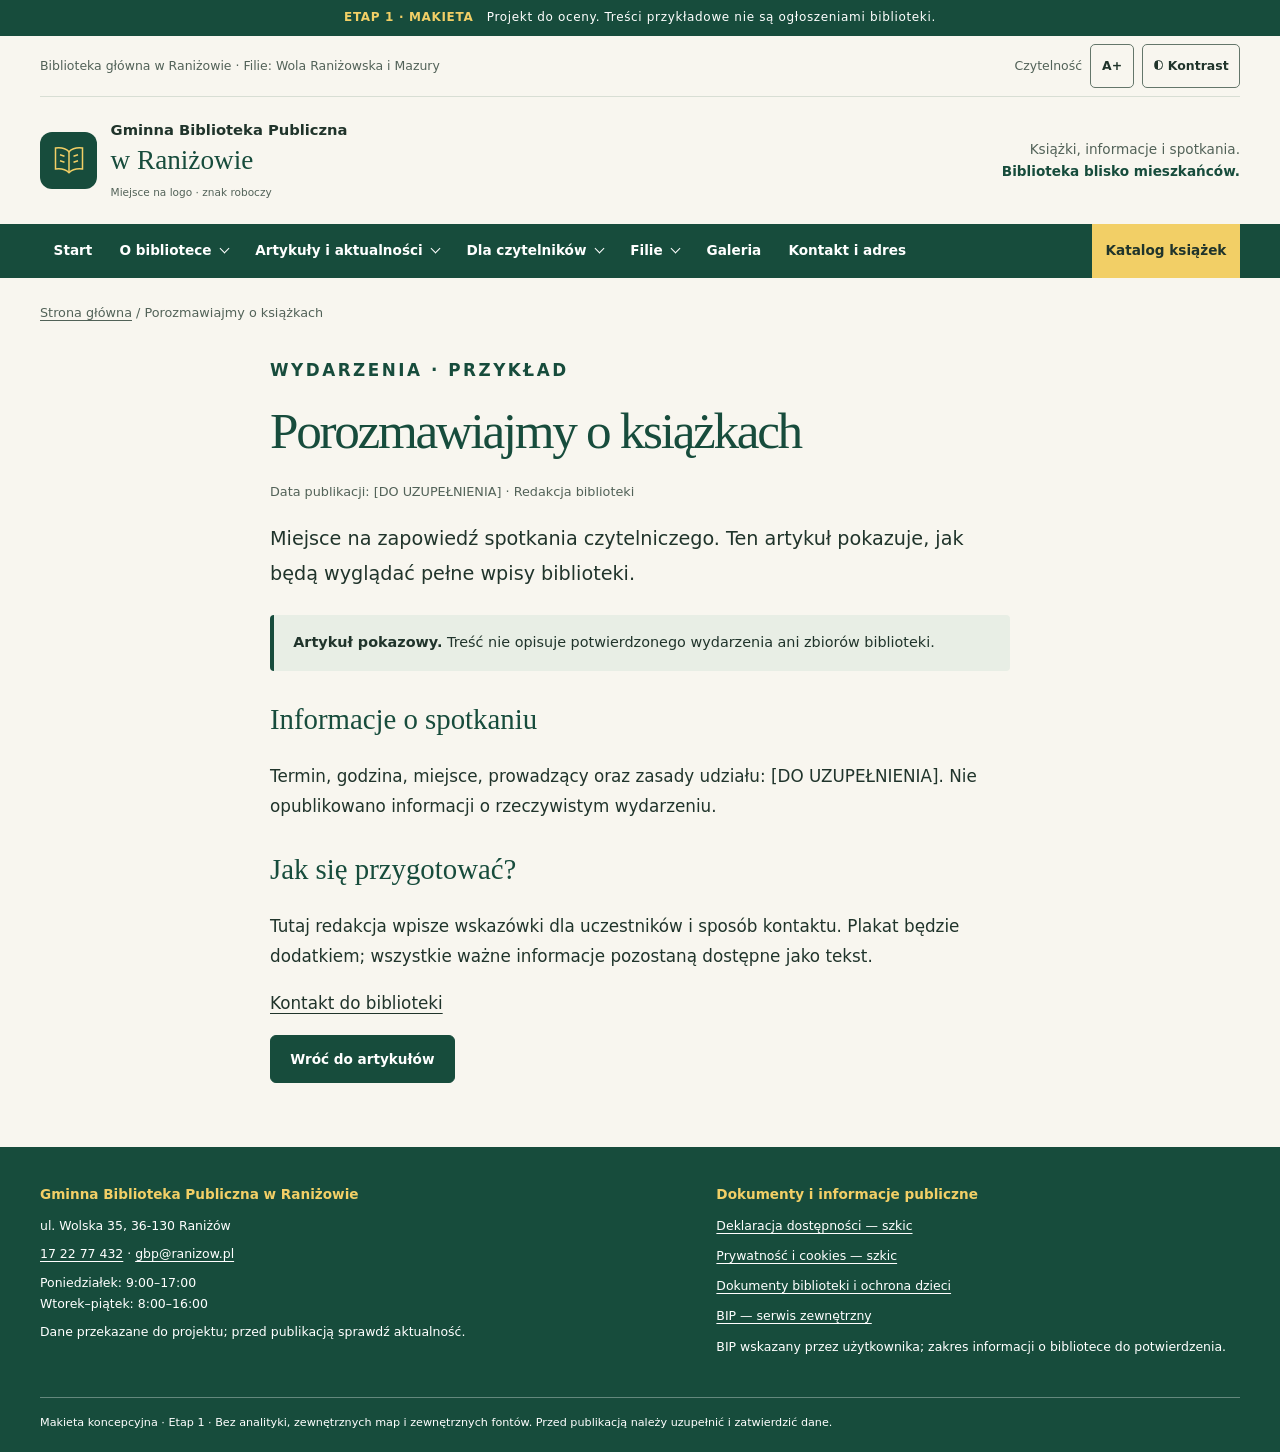
<file: makieta/artykul-spotkanie.html>
<!doctype html>
<html lang="pl">
<head>
  <meta charset="utf-8">
  <meta name="viewport" content="width=device-width, initial-scale=1">
  <meta name="robots" content="noindex, nofollow">
  <meta name="description" content="Makieta koncepcyjna strony Gminnej Biblioteki Publicznej w Raniżowie. Etap 1 — projekt układu i wyglądu.">
  <title>Porozmawiajmy o książkach — makieta biblioteki</title>
  <link rel="stylesheet" href="styles.css">
  <script src="script.js" defer></script>
</head>
<body>
  <a class="skip-link" href="#tresc">Przejdź do treści</a>
  <div class="draft-bar"><span>ETAP 1 · MAKIETA</span> &nbsp; Projekt do oceny. Treści przykładowe nie są ogłoszeniami biblioteki.</div>
  <header>
    <div class="wrap utility"><p>Biblioteka główna w Raniżowie · Filie: Wola Raniżowska i Mazury</p>      <div class="accessibility" role="group" aria-label="Ustawienia czytelności">
        <span>Czytelność</span>
        <button id="font-size" type="button" aria-label="Powiększ tekst" aria-pressed="false">A+</button>
        <button id="contrast" type="button" aria-pressed="false"><span class="contrast-icon" aria-hidden="true"></span> <span>Kontrast</span></button>
      </div>
</div>
    <div class="wrap brand-row">      <a class="brand" href="#tresc" aria-label="Gminna Biblioteka Publiczna w Raniżowie — początek strony">
        <span class="brand-symbol" aria-hidden="true"><svg viewBox="0 0 48 48" fill="none" stroke="currentColor" stroke-width="2"><path d="M24 13c-5-5-11-6-18-5v28c7-1 13 0 18 5 5-5 11-6 18-5V8c-7-1-13 0-18 5Z"/><path d="M24 13v28M12 17l6 2m-6 6 6 2m12-8 6-2m-6 10 6-2"/></svg></span>
        <span class="brand-name">Gminna Biblioteka Publiczna<strong>w Raniżowie</strong><span class="brand-note">Miejsce na logo · znak roboczy</span></span>
      </a>

      <p class="header-message">Książki, informacje i spotkania.<br><strong>Biblioteka blisko mieszkańców.</strong></p>
      <button class="menu-toggle" type="button" aria-controls="menu" aria-expanded="true"><span class="menu-icon" aria-hidden="true"></span> Menu</button>
    </div>
    <div class="navigation-shell"><nav class="nav wrap" id="menu" aria-label="Menu główne">
      <a href="index.html">Start</a>
      <details class="nav-group"><summary>O bibliotece</summary><div class="submenu">
        <a href="informacje.html#o-bibliotece">O nas</a><a href="informacje.html#pracownicy">Struktura i pracownicy</a><a href="informacje.html#statut">Statut</a><a href="informacje.html#projekty">Projekty i dofinansowania</a>
      </div></details>
      <details class="nav-group"><summary>Artykuły i aktualności</summary><div class="submenu">
        <a href="artykuly.html">Wszystkie artykuły</a><a href="artykuly.html?kategoria=wydarzenia">Wydarzenia</a><a href="artykuly.html?kategoria=dorosli">Nowości dla dorosłych</a><a href="artykuly.html?kategoria=dzieci">Dla dzieci i młodzieży</a><a href="artykuly.html?kategoria=ogloszenia">Ogłoszenia</a>
      </div></details>
      <details class="nav-group"><summary>Dla czytelników</summary><div class="submenu"><a href="informacje.html">Strefa czytelnika</a>
        <a href="index.html#godziny">Godziny otwarcia</a><a href="informacje.html#zapisy">Jak się zapisać</a><a href="regulamin.html">Regulamin biblioteki</a><a href="index.html#wydarzenia">Kalendarz wydarzeń</a><a href="informacje.html#dokumenty">Dokumenty i dostępność</a>
      </div></details>
      <details class="nav-group"><summary>Filie</summary><div class="submenu"><a href="index.html#filia-wola">Wola Raniżowska</a><a href="index.html#filia-mazury">Mazury</a></div></details>
      <a href="index.html#galeria">Galeria</a>
      <a href="index.html#kontakt">Kontakt i adres</a><a class="nav-catalog" href="index.html#katalogi">Katalog książek</a>
    </nav></div>
  </header><main id="tresc" tabindex="-1" class="wrap document-main"><p class="breadcrumbs"><a href="index.html">Strona główna</a> / Porozmawiajmy o książkach</p><article class="article-detail"><p class="eyebrow">Wydarzenia · przykład</p><h1>Porozmawiajmy o książkach</h1><p class="article-meta">Data publikacji: [DO UZUPEŁNIENIA] · Redakcja biblioteki</p><p class="article-lead">Miejsce na zapowiedź spotkania czytelniczego. Ten artykuł pokazuje, jak będą wyglądać pełne wpisy biblioteki.</p><div class="draft-notice"><strong>Artykuł pokazowy.</strong> Treść nie opisuje potwierdzonego wydarzenia ani zbiorów biblioteki.</div><h2>Informacje o spotkaniu</h2><p>Termin, godzina, miejsce, prowadzący oraz zasady udziału: [DO UZUPEŁNIENIA]. Nie opublikowano informacji o rzeczywistym wydarzeniu.</p><h2>Jak się przygotować?</h2><p>Tutaj redakcja wpisze wskazówki dla uczestników i sposób kontaktu. Plakat będzie dodatkiem; wszystkie ważne informacje pozostaną dostępne jako tekst.</p><p><a href="index.html#kontakt">Kontakt do biblioteki</a></p><a class="button" href="artykuly.html">Wróć do artykułów</a></article></main>  <footer><div class="wrap"><div class="footer-grid">
    <section aria-labelledby="contact-title"><h2 id="contact-title">Gminna Biblioteka Publiczna w Raniżowie</h2><p>ul. Wolska 35, 36-130 Raniżów</p><p><a href="tel:+48172277432">17 22 77 432</a> · <a href="mailto:gbp@ranizow.pl">gbp@ranizow.pl</a></p><p>Poniedziałek: 9:00–17:00<br>Wtorek–piątek: 8:00–16:00</p><p>Dane przekazane do projektu; przed publikacją sprawdź aktualność.</p></section>
    <section aria-labelledby="public-title"><h2 id="public-title">Dokumenty i informacje publiczne</h2><ul><li><a href="deklaracja-dostepnosci.html">Deklaracja dostępności — szkic</a></li><li><a href="prywatnosc.html">Prywatność i cookies — szkic</a></li><li><a href="informacje.html#dokumenty">Dokumenty biblioteki i ochrona dzieci</a></li><li><a href="https://bip.ranizow.pl/6742,6744/6744/">BIP — serwis zewnętrzny</a></li></ul><p class="footer-pending">BIP wskazany przez użytkownika; zakres informacji o bibliotece do potwierdzenia.</p></section>
  </div><div class="footer-note">Makieta koncepcyjna · Etap 1 · Bez analityki, zewnętrznych map i zewnętrznych fontów. Przed publikacją należy uzupełnić i zatwierdzić dane.</div></div></footer>
  <div class="sr-only" id="announcements" role="status" aria-live="polite"></div>
</body>
</html>
</file>
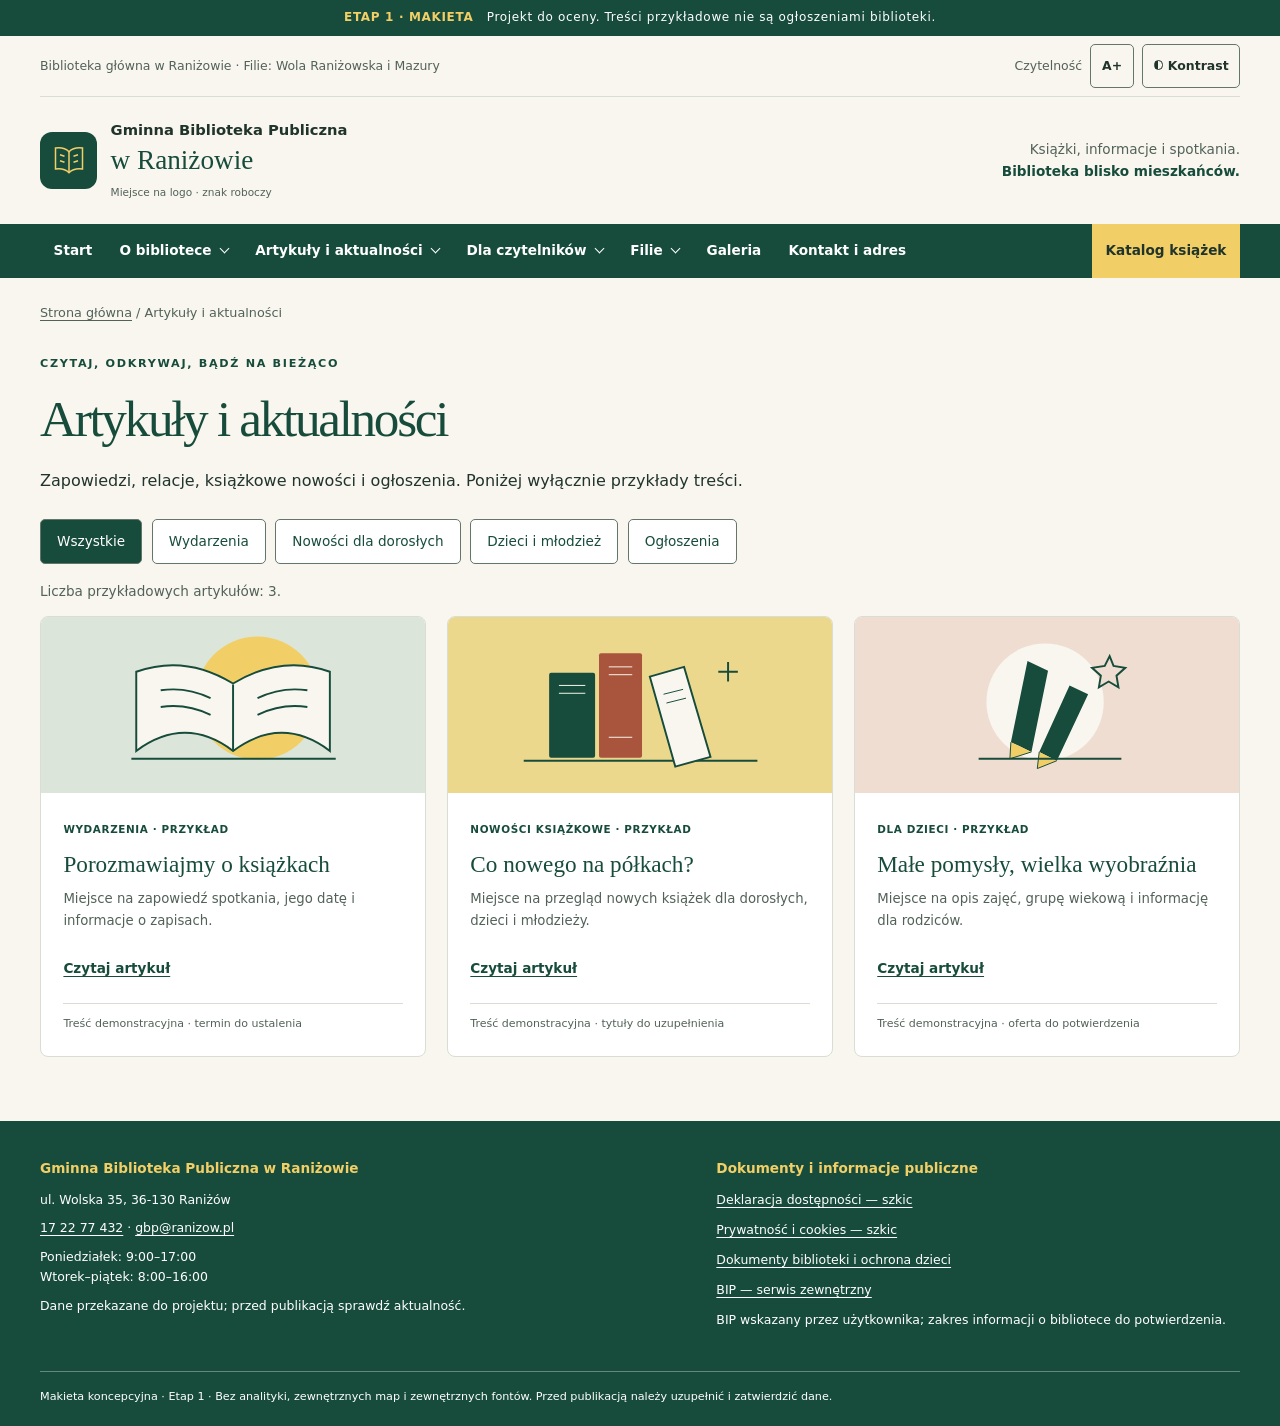
<file: makieta/artykuly.html>
<!doctype html>
<html lang="pl">
<head>
  <meta charset="utf-8">
  <meta name="viewport" content="width=device-width, initial-scale=1">
  <meta name="robots" content="noindex, nofollow">
  <meta name="description" content="Makieta koncepcyjna strony Gminnej Biblioteki Publicznej w Raniżowie. Etap 1 — projekt układu i wyglądu.">
  <title>Artykuły i aktualności — makieta biblioteki</title>
  <link rel="stylesheet" href="styles.css">
  <script src="script.js" defer></script>
</head>
<body>
  <a class="skip-link" href="#tresc">Przejdź do treści</a>
  <div class="draft-bar"><span>ETAP 1 · MAKIETA</span> &nbsp; Projekt do oceny. Treści przykładowe nie są ogłoszeniami biblioteki.</div>
  <header>
    <div class="wrap utility"><p>Biblioteka główna w Raniżowie · Filie: Wola Raniżowska i Mazury</p>      <div class="accessibility" role="group" aria-label="Ustawienia czytelności">
        <span>Czytelność</span>
        <button id="font-size" type="button" aria-label="Powiększ tekst" aria-pressed="false">A+</button>
        <button id="contrast" type="button" aria-pressed="false"><span class="contrast-icon" aria-hidden="true"></span> <span>Kontrast</span></button>
      </div>
</div>
    <div class="wrap brand-row">      <a class="brand" href="#tresc" aria-label="Gminna Biblioteka Publiczna w Raniżowie — początek strony">
        <span class="brand-symbol" aria-hidden="true"><svg viewBox="0 0 48 48" fill="none" stroke="currentColor" stroke-width="2"><path d="M24 13c-5-5-11-6-18-5v28c7-1 13 0 18 5 5-5 11-6 18-5V8c-7-1-13 0-18 5Z"/><path d="M24 13v28M12 17l6 2m-6 6 6 2m12-8 6-2m-6 10 6-2"/></svg></span>
        <span class="brand-name">Gminna Biblioteka Publiczna<strong>w Raniżowie</strong><span class="brand-note">Miejsce na logo · znak roboczy</span></span>
      </a>

      <p class="header-message">Książki, informacje i spotkania.<br><strong>Biblioteka blisko mieszkańców.</strong></p>
      <button class="menu-toggle" type="button" aria-controls="menu" aria-expanded="true"><span class="menu-icon" aria-hidden="true"></span> Menu</button>
    </div>
    <div class="navigation-shell"><nav class="nav wrap" id="menu" aria-label="Menu główne">
      <a href="index.html">Start</a>
      <details class="nav-group"><summary>O bibliotece</summary><div class="submenu">
        <a href="informacje.html#o-bibliotece">O nas</a><a href="informacje.html#pracownicy">Struktura i pracownicy</a><a href="informacje.html#statut">Statut</a><a href="informacje.html#projekty">Projekty i dofinansowania</a>
      </div></details>
      <details class="nav-group"><summary>Artykuły i aktualności</summary><div class="submenu">
        <a href="artykuly.html">Wszystkie artykuły</a><a href="artykuly.html?kategoria=wydarzenia">Wydarzenia</a><a href="artykuly.html?kategoria=dorosli">Nowości dla dorosłych</a><a href="artykuly.html?kategoria=dzieci">Dla dzieci i młodzieży</a><a href="artykuly.html?kategoria=ogloszenia">Ogłoszenia</a>
      </div></details>
      <details class="nav-group"><summary>Dla czytelników</summary><div class="submenu"><a href="informacje.html">Strefa czytelnika</a>
        <a href="index.html#godziny">Godziny otwarcia</a><a href="informacje.html#zapisy">Jak się zapisać</a><a href="regulamin.html">Regulamin biblioteki</a><a href="index.html#wydarzenia">Kalendarz wydarzeń</a><a href="informacje.html#dokumenty">Dokumenty i dostępność</a>
      </div></details>
      <details class="nav-group"><summary>Filie</summary><div class="submenu"><a href="index.html#filia-wola">Wola Raniżowska</a><a href="index.html#filia-mazury">Mazury</a></div></details>
      <a href="index.html#galeria">Galeria</a>
      <a href="index.html#kontakt">Kontakt i adres</a><a class="nav-catalog" href="index.html#katalogi">Katalog książek</a>
    </nav></div>
  </header><main id="tresc" tabindex="-1" class="wrap document-main"><p class="breadcrumbs"><a href="index.html">Strona główna</a> / Artykuły i aktualności</p><div class="document-heading"><p class="eyebrow">Czytaj, odkrywaj, bądź na bieżąco</p><h1>Artykuły i aktualności</h1><p>Zapowiedzi, relacje, książkowe nowości i ogłoszenia. Poniżej wyłącznie przykłady treści.</p></div><div class="filter-group" role="group" aria-label="Kategorie artykułów"><button type="button" data-filter="wszystkie" aria-pressed="true">Wszystkie</button><button type="button" data-filter="wydarzenia" aria-pressed="false">Wydarzenia</button><button type="button" data-filter="dorosli" aria-pressed="false">Nowości dla dorosłych</button><button type="button" data-filter="dzieci" aria-pressed="false">Dzieci i młodzież</button><button type="button" data-filter="ogloszenia" aria-pressed="false">Ogłoszenia</button></div><p id="article-count" role="status" aria-live="polite"></p>      <div class="news-grid">
        <article class="news-card" data-category="wydarzenia"><div class="news-art art-sage" aria-hidden="true"><svg viewBox="0 0 360 180" fill="none"><circle cx="205" cy="83" r="63" fill="#F2CF66"/><path d="M81 137q50-37 99 0 50-37 99 0V56q-49-18-99 12-49-30-99-12Z" fill="#F8F6EF" stroke="#174C3C" stroke-width="2"/><path d="M180 69v68m-74-62q26-4 51 8m-51 9q26-4 51 8m48-17q25-12 51-8m-51 25q25-12 51-8" stroke="#174C3C" stroke-width="2"/><path d="M76 145h209" stroke="#174C3C" stroke-width="2"/></svg></div><div class="news-body"><span class="tag">Wydarzenia · przykład</span><h3><a href="artykul-spotkanie.html">Porozmawiajmy o książkach</a></h3><p>Miejsce na zapowiedź spotkania, jego datę i informacje o zapisach.</p><a class="read-link" href="artykul-spotkanie.html">Czytaj artykuł</a><span class="sample-note">Treść demonstracyjna · termin do ustalenia</span></div></article>
        <article class="news-card" data-category="dorosli"><div class="news-art art-gold" aria-hidden="true"><svg viewBox="0 0 360 180" fill="none"><path d="M61 147h239" stroke="#174C3C" stroke-width="2"/><rect x="87" y="57" width="47" height="87" rx="2" fill="#174C3C"/><rect x="138" y="37" width="44" height="107" rx="2" fill="#A9553D"/><path d="m190 61 35-10 27 92-36 10Z" fill="#F8F6EF" stroke="#174C3C" stroke-width="2"/><path d="M97 70h27m-27 8h27m24-27h24m-24 8h24m-24 64h24" stroke="#F8F6EF"/><path d="m204 79 20-5m-17 14 20-5" stroke="#174C3C"/><path d="M270 46v20m-10-10h20" stroke="#174C3C" stroke-width="2"/></svg></div><div class="news-body"><span class="tag">Nowości książkowe · przykład</span><h3><a href="artykul-nowosci.html">Co nowego na półkach?</a></h3><p>Miejsce na przegląd nowych książek dla dorosłych, dzieci i młodzieży.</p><a class="read-link" href="artykul-nowosci.html">Czytaj artykuł</a><span class="sample-note">Treść demonstracyjna · tytuły do uzupełnienia</span></div></article>
        <article class="news-card" data-category="dzieci"><div class="news-art art-peach" aria-hidden="true"><svg viewBox="0 0 360 180" fill="none"><circle cx="178" cy="87" r="60" fill="#F8F6EF"/><path d="m143 128 17-83 21 10-17 83Zm29 10 31-68 19 9-32 68Z" fill="#174C3C"/><path d="m143 128-1 17 22-7m8 0-2 17 20-8" fill="#F2CF66" stroke="#174C3C"/><path d="M110 145h146M244 40l4 10 12 2-9 8 2 12-10-6-10 6 2-12-9-8 13-2Z" stroke="#174C3C" stroke-width="2"/></svg></div><div class="news-body"><span class="tag">Dla dzieci · przykład</span><h3><a href="artykul-dzieci.html">Małe pomysły, wielka wyobraźnia</a></h3><p>Miejsce na opis zajęć, grupę wiekową i informację dla rodziców.</p><a class="read-link" href="artykul-dzieci.html">Czytaj artykuł</a><span class="sample-note">Treść demonstracyjna · oferta do potwierdzenia</span></div></article>
      </div>
<p id="empty-articles" hidden>W tej kategorii nie ma jeszcze przykładowych artykułów.</p></main>  <footer><div class="wrap"><div class="footer-grid">
    <section aria-labelledby="contact-title"><h2 id="contact-title">Gminna Biblioteka Publiczna w Raniżowie</h2><p>ul. Wolska 35, 36-130 Raniżów</p><p><a href="tel:+48172277432">17 22 77 432</a> · <a href="mailto:gbp@ranizow.pl">gbp@ranizow.pl</a></p><p>Poniedziałek: 9:00–17:00<br>Wtorek–piątek: 8:00–16:00</p><p>Dane przekazane do projektu; przed publikacją sprawdź aktualność.</p></section>
    <section aria-labelledby="public-title"><h2 id="public-title">Dokumenty i informacje publiczne</h2><ul><li><a href="deklaracja-dostepnosci.html">Deklaracja dostępności — szkic</a></li><li><a href="prywatnosc.html">Prywatność i cookies — szkic</a></li><li><a href="informacje.html#dokumenty">Dokumenty biblioteki i ochrona dzieci</a></li><li><a href="https://bip.ranizow.pl/6742,6744/6744/">BIP — serwis zewnętrzny</a></li></ul><p class="footer-pending">BIP wskazany przez użytkownika; zakres informacji o bibliotece do potwierdzenia.</p></section>
  </div><div class="footer-note">Makieta koncepcyjna · Etap 1 · Bez analityki, zewnętrznych map i zewnętrznych fontów. Przed publikacją należy uzupełnić i zatwierdzić dane.</div></div></footer>
  <div class="sr-only" id="announcements" role="status" aria-live="polite"></div>
</body>
</html>
</file>
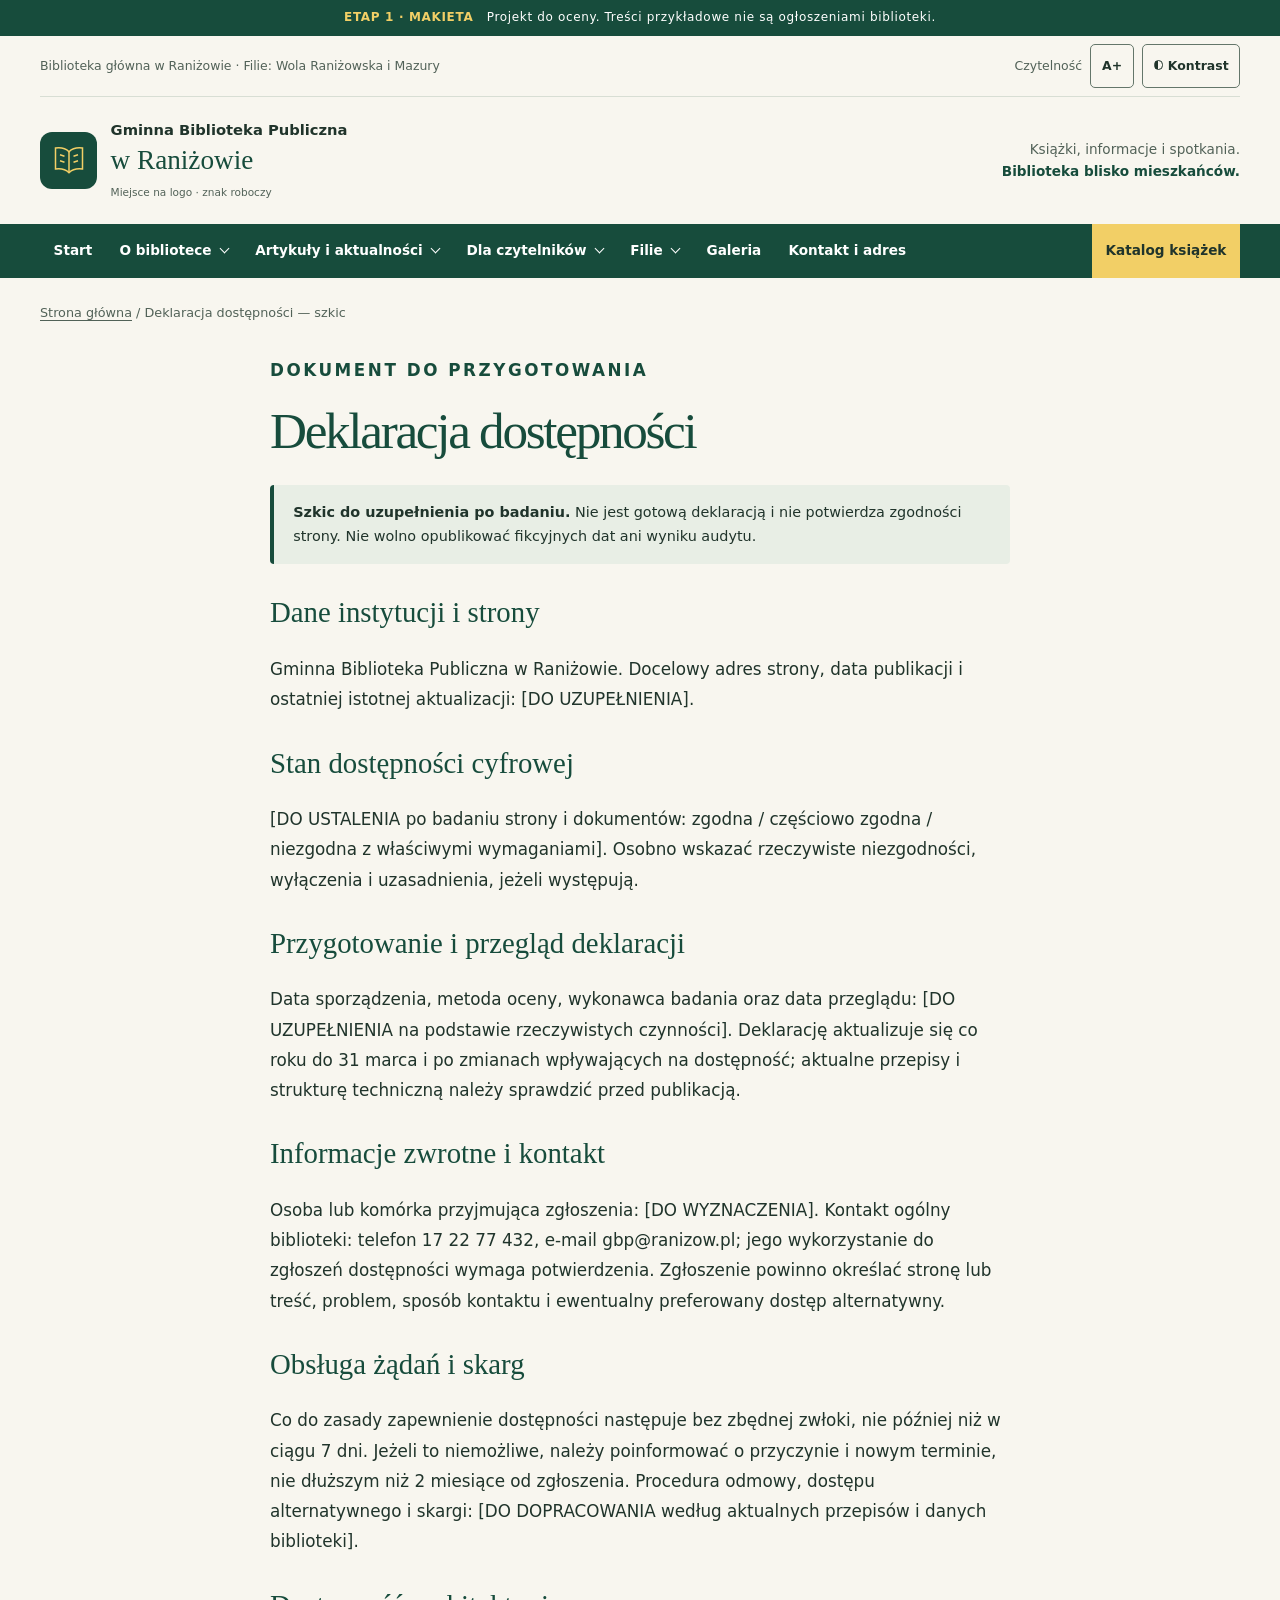
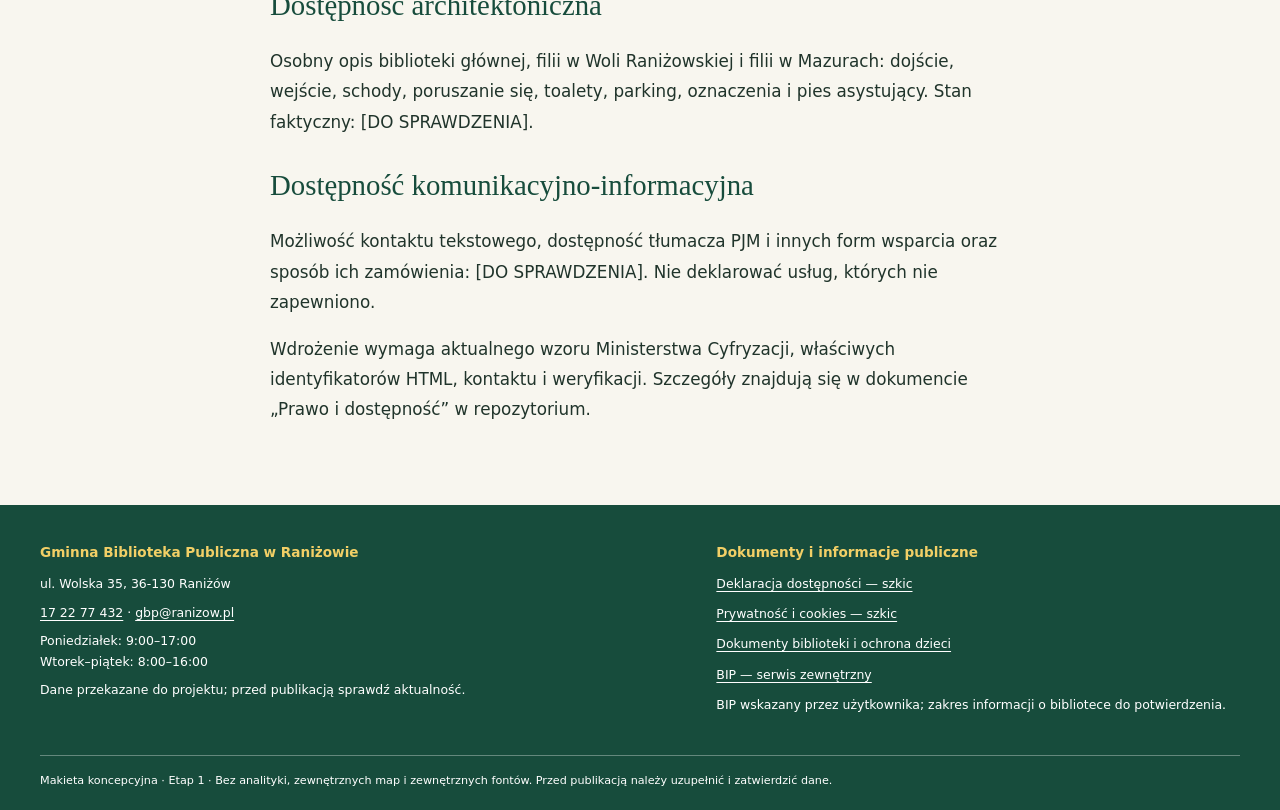
<file: makieta/deklaracja-dostepnosci.html>
<!doctype html>
<html lang="pl">
<head>
  <meta charset="utf-8">
  <meta name="viewport" content="width=device-width, initial-scale=1">
  <meta name="robots" content="noindex, nofollow">
  <meta name="description" content="Makieta koncepcyjna strony Gminnej Biblioteki Publicznej w Raniżowie. Etap 1 — projekt układu i wyglądu.">
  <title>Deklaracja dostępności — szkic — makieta biblioteki</title>
  <link rel="stylesheet" href="styles.css">
  <script src="script.js" defer></script>
</head>
<body>
  <a class="skip-link" href="#tresc">Przejdź do treści</a>
  <div class="draft-bar"><span>ETAP 1 · MAKIETA</span> &nbsp; Projekt do oceny. Treści przykładowe nie są ogłoszeniami biblioteki.</div>
  <header>
    <div class="wrap utility"><p>Biblioteka główna w Raniżowie · Filie: Wola Raniżowska i Mazury</p>      <div class="accessibility" role="group" aria-label="Ustawienia czytelności">
        <span>Czytelność</span>
        <button id="font-size" type="button" aria-label="Powiększ tekst" aria-pressed="false">A+</button>
        <button id="contrast" type="button" aria-pressed="false"><span class="contrast-icon" aria-hidden="true"></span> <span>Kontrast</span></button>
      </div>
</div>
    <div class="wrap brand-row">      <a class="brand" href="#tresc" aria-label="Gminna Biblioteka Publiczna w Raniżowie — początek strony">
        <span class="brand-symbol" aria-hidden="true"><svg viewBox="0 0 48 48" fill="none" stroke="currentColor" stroke-width="2"><path d="M24 13c-5-5-11-6-18-5v28c7-1 13 0 18 5 5-5 11-6 18-5V8c-7-1-13 0-18 5Z"/><path d="M24 13v28M12 17l6 2m-6 6 6 2m12-8 6-2m-6 10 6-2"/></svg></span>
        <span class="brand-name">Gminna Biblioteka Publiczna<strong>w Raniżowie</strong><span class="brand-note">Miejsce na logo · znak roboczy</span></span>
      </a>

      <p class="header-message">Książki, informacje i spotkania.<br><strong>Biblioteka blisko mieszkańców.</strong></p>
      <button class="menu-toggle" type="button" aria-controls="menu" aria-expanded="true"><span class="menu-icon" aria-hidden="true"></span> Menu</button>
    </div>
    <div class="navigation-shell"><nav class="nav wrap" id="menu" aria-label="Menu główne">
      <a href="index.html">Start</a>
      <details class="nav-group"><summary>O bibliotece</summary><div class="submenu">
        <a href="informacje.html#o-bibliotece">O nas</a><a href="informacje.html#pracownicy">Struktura i pracownicy</a><a href="informacje.html#statut">Statut</a><a href="informacje.html#projekty">Projekty i dofinansowania</a>
      </div></details>
      <details class="nav-group"><summary>Artykuły i aktualności</summary><div class="submenu">
        <a href="artykuly.html">Wszystkie artykuły</a><a href="artykuly.html?kategoria=wydarzenia">Wydarzenia</a><a href="artykuly.html?kategoria=dorosli">Nowości dla dorosłych</a><a href="artykuly.html?kategoria=dzieci">Dla dzieci i młodzieży</a><a href="artykuly.html?kategoria=ogloszenia">Ogłoszenia</a>
      </div></details>
      <details class="nav-group"><summary>Dla czytelników</summary><div class="submenu"><a href="informacje.html">Strefa czytelnika</a>
        <a href="index.html#godziny">Godziny otwarcia</a><a href="informacje.html#zapisy">Jak się zapisać</a><a href="regulamin.html">Regulamin biblioteki</a><a href="index.html#wydarzenia">Kalendarz wydarzeń</a><a href="informacje.html#dokumenty">Dokumenty i dostępność</a>
      </div></details>
      <details class="nav-group"><summary>Filie</summary><div class="submenu"><a href="index.html#filia-wola">Wola Raniżowska</a><a href="index.html#filia-mazury">Mazury</a></div></details>
      <a href="index.html#galeria">Galeria</a>
      <a href="index.html#kontakt">Kontakt i adres</a><a class="nav-catalog" href="index.html#katalogi">Katalog książek</a>
    </nav></div>
  </header><main id="tresc" tabindex="-1" class="wrap document-main"><p class="breadcrumbs"><a href="index.html">Strona główna</a> / Deklaracja dostępności — szkic</p><article class="article-detail"><p class="eyebrow">Dokument do przygotowania</p><h1>Deklaracja dostępności</h1><div class="draft-notice"><strong>Szkic do uzupełnienia po badaniu.</strong> Nie jest gotową deklaracją i nie potwierdza zgodności strony. Nie wolno opublikować fikcyjnych dat ani wyniku audytu.</div><h2>Dane instytucji i strony</h2><p>Gminna Biblioteka Publiczna w Raniżowie. Docelowy adres strony, data publikacji i ostatniej istotnej aktualizacji: [DO UZUPEŁNIENIA].</p><h2>Stan dostępności cyfrowej</h2><p>[DO USTALENIA po badaniu strony i dokumentów: zgodna / częściowo zgodna / niezgodna z właściwymi wymaganiami]. Osobno wskazać rzeczywiste niezgodności, wyłączenia i uzasadnienia, jeżeli występują.</p><h2>Przygotowanie i przegląd deklaracji</h2><p>Data sporządzenia, metoda oceny, wykonawca badania oraz data przeglądu: [DO UZUPEŁNIENIA na podstawie rzeczywistych czynności]. Deklarację aktualizuje się co roku do 31 marca i po zmianach wpływających na dostępność; aktualne przepisy i strukturę techniczną należy sprawdzić przed publikacją.</p><h2>Informacje zwrotne i kontakt</h2><p>Osoba lub komórka przyjmująca zgłoszenia: [DO WYZNACZENIA]. Kontakt ogólny biblioteki: telefon 17 22 77 432, e-mail gbp@ranizow.pl; jego wykorzystanie do zgłoszeń dostępności wymaga potwierdzenia. Zgłoszenie powinno określać stronę lub treść, problem, sposób kontaktu i ewentualny preferowany dostęp alternatywny.</p><h2>Obsługa żądań i skarg</h2><p>Co do zasady zapewnienie dostępności następuje bez zbędnej zwłoki, nie później niż w ciągu 7 dni. Jeżeli to niemożliwe, należy poinformować o przyczynie i nowym terminie, nie dłuższym niż 2 miesiące od zgłoszenia. Procedura odmowy, dostępu alternatywnego i skargi: [DO DOPRACOWANIA według aktualnych przepisów i danych biblioteki].</p><h2>Dostępność architektoniczna</h2><p>Osobny opis biblioteki głównej, filii w Woli Raniżowskiej i filii w Mazurach: dojście, wejście, schody, poruszanie się, toalety, parking, oznaczenia i pies asystujący. Stan faktyczny: [DO SPRAWDZENIA].</p><h2>Dostępność komunikacyjno-informacyjna</h2><p>Możliwość kontaktu tekstowego, dostępność tłumacza PJM i innych form wsparcia oraz sposób ich zamówienia: [DO SPRAWDZENIA]. Nie deklarować usług, których nie zapewniono.</p><p>Wdrożenie wymaga aktualnego wzoru Ministerstwa Cyfryzacji, właściwych identyfikatorów HTML, kontaktu i weryfikacji. Szczegóły znajdują się w dokumencie „Prawo i dostępność” w repozytorium.</p></article></main>  <footer><div class="wrap"><div class="footer-grid">
    <section aria-labelledby="contact-title"><h2 id="contact-title">Gminna Biblioteka Publiczna w Raniżowie</h2><p>ul. Wolska 35, 36-130 Raniżów</p><p><a href="tel:+48172277432">17 22 77 432</a> · <a href="mailto:gbp@ranizow.pl">gbp@ranizow.pl</a></p><p>Poniedziałek: 9:00–17:00<br>Wtorek–piątek: 8:00–16:00</p><p>Dane przekazane do projektu; przed publikacją sprawdź aktualność.</p></section>
    <section aria-labelledby="public-title"><h2 id="public-title">Dokumenty i informacje publiczne</h2><ul><li><a href="deklaracja-dostepnosci.html">Deklaracja dostępności — szkic</a></li><li><a href="prywatnosc.html">Prywatność i cookies — szkic</a></li><li><a href="informacje.html#dokumenty">Dokumenty biblioteki i ochrona dzieci</a></li><li><a href="https://bip.ranizow.pl/6742,6744/6744/">BIP — serwis zewnętrzny</a></li></ul><p class="footer-pending">BIP wskazany przez użytkownika; zakres informacji o bibliotece do potwierdzenia.</p></section>
  </div><div class="footer-note">Makieta koncepcyjna · Etap 1 · Bez analityki, zewnętrznych map i zewnętrznych fontów. Przed publikacją należy uzupełnić i zatwierdzić dane.</div></div></footer>
  <div class="sr-only" id="announcements" role="status" aria-live="polite"></div>
</body>
</html>
</file>
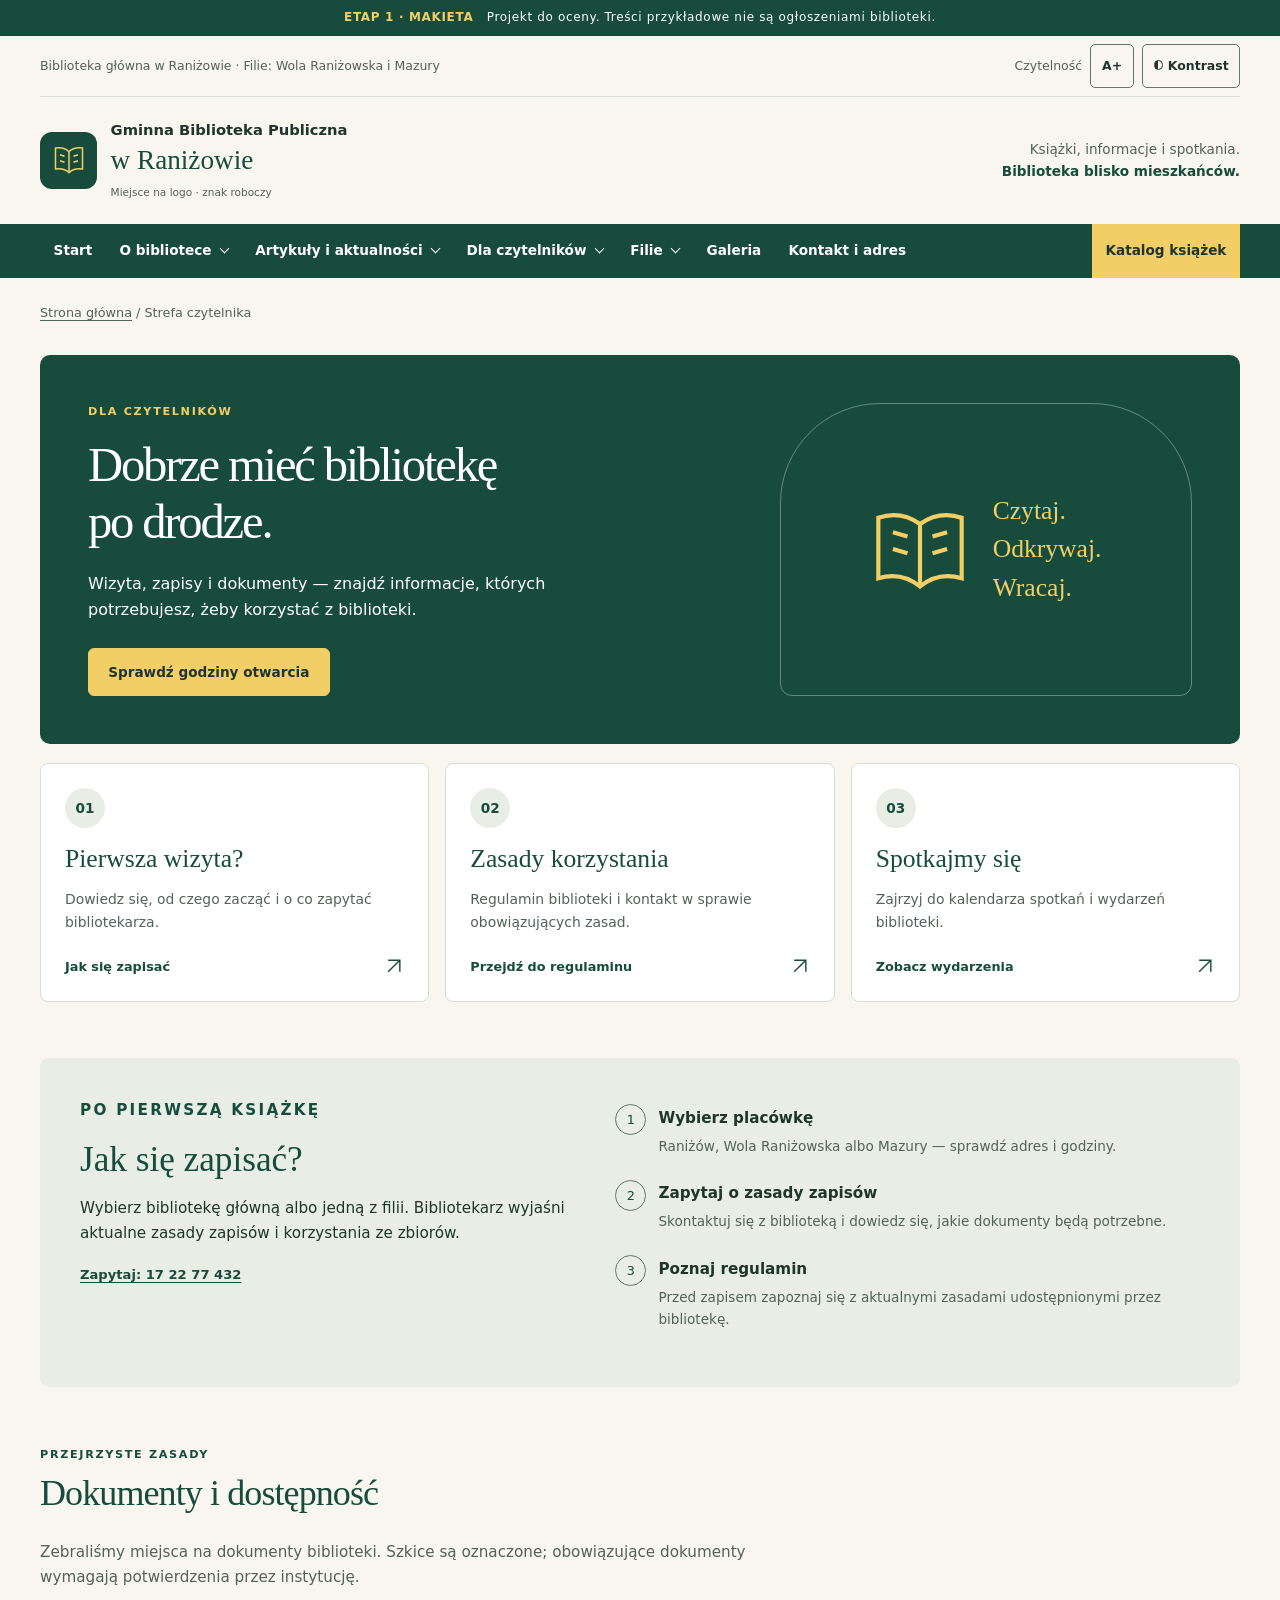
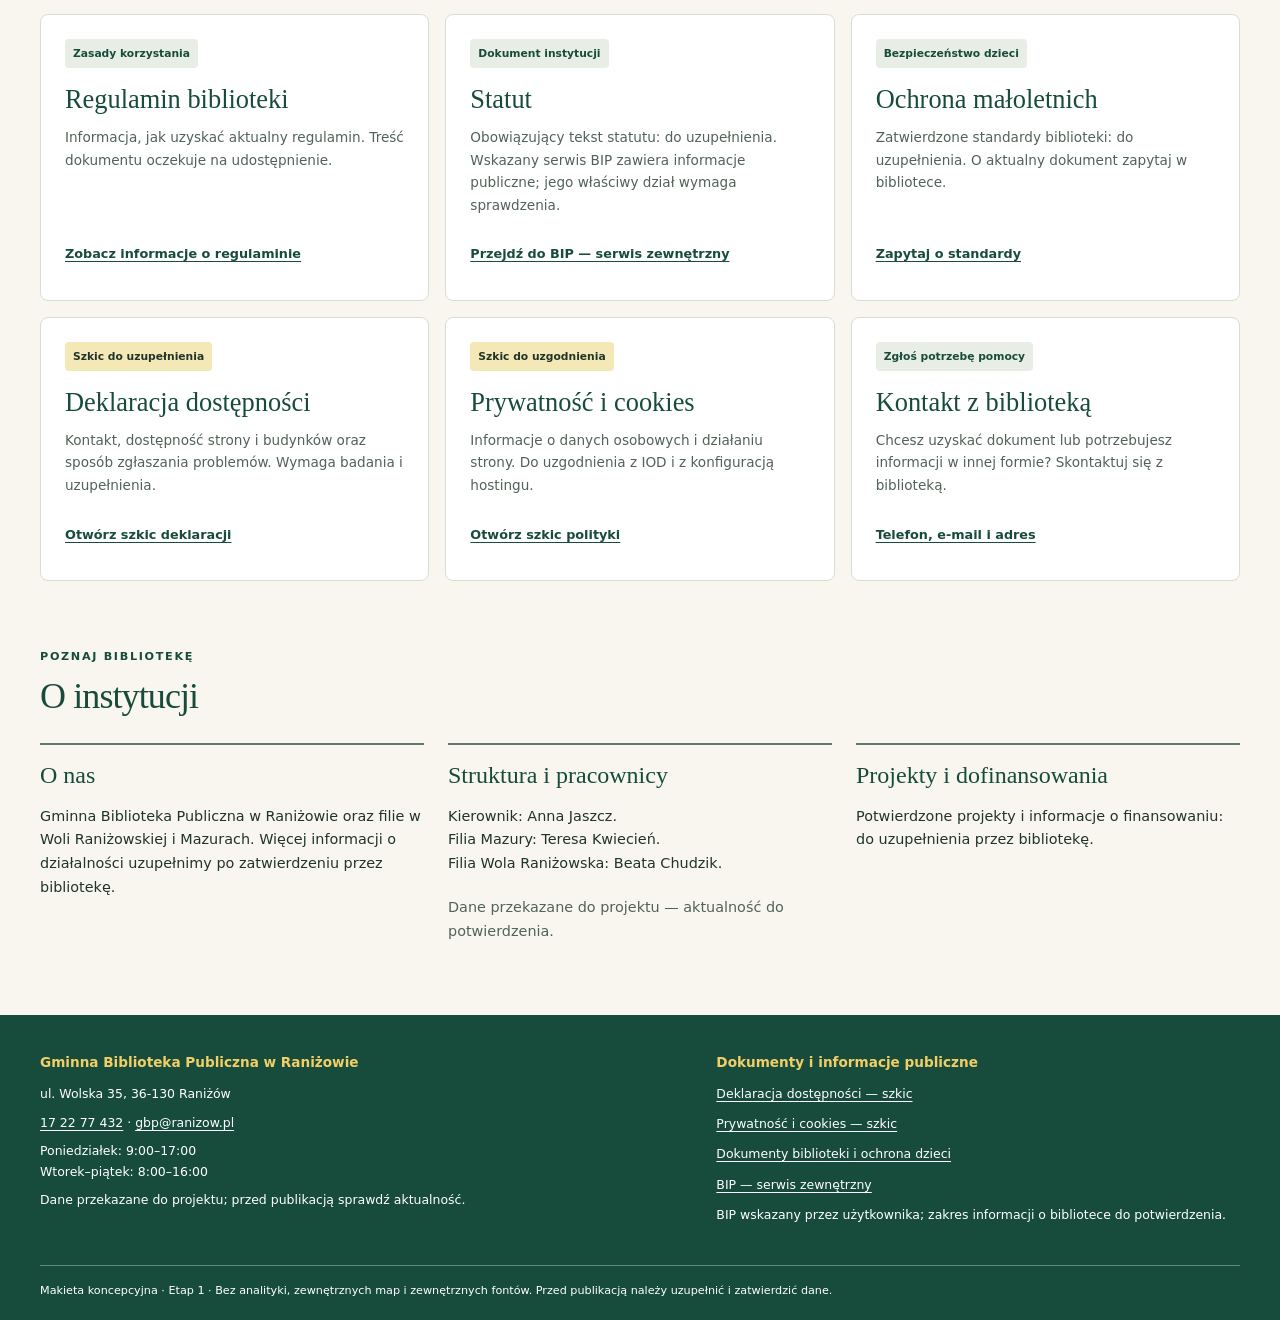
<file: makieta/informacje.html>
<!doctype html>
<html lang="pl">
<head>
  <meta charset="utf-8">
  <meta name="viewport" content="width=device-width, initial-scale=1">
  <meta name="robots" content="noindex, nofollow">
  <meta name="description" content="Makieta koncepcyjna strony Gminnej Biblioteki Publicznej w Raniżowie. Etap 1 — projekt układu i wyglądu.">
  <title>Strefa czytelnika — Biblioteka w Raniżowie</title>
  <link rel="stylesheet" href="styles.css">
  <script src="script.js" defer></script>
</head>
<body>
  <a class="skip-link" href="#tresc">Przejdź do treści</a>
  <div class="draft-bar"><span>ETAP 1 · MAKIETA</span> &nbsp; Projekt do oceny. Treści przykładowe nie są ogłoszeniami biblioteki.</div>
  <header>
    <div class="wrap utility"><p>Biblioteka główna w Raniżowie · Filie: Wola Raniżowska i Mazury</p>      <div class="accessibility" role="group" aria-label="Ustawienia czytelności">
        <span>Czytelność</span>
        <button id="font-size" type="button" aria-label="Powiększ tekst" aria-pressed="false">A+</button>
        <button id="contrast" type="button" aria-pressed="false"><span class="contrast-icon" aria-hidden="true"></span> <span>Kontrast</span></button>
      </div>
</div>
    <div class="wrap brand-row">      <a class="brand" href="#tresc" aria-label="Gminna Biblioteka Publiczna w Raniżowie — początek strony">
        <span class="brand-symbol" aria-hidden="true"><svg viewBox="0 0 48 48" fill="none" stroke="currentColor" stroke-width="2"><path d="M24 13c-5-5-11-6-18-5v28c7-1 13 0 18 5 5-5 11-6 18-5V8c-7-1-13 0-18 5Z"/><path d="M24 13v28M12 17l6 2m-6 6 6 2m12-8 6-2m-6 10 6-2"/></svg></span>
        <span class="brand-name">Gminna Biblioteka Publiczna<strong>w Raniżowie</strong><span class="brand-note">Miejsce na logo · znak roboczy</span></span>
      </a>

      <p class="header-message">Książki, informacje i spotkania.<br><strong>Biblioteka blisko mieszkańców.</strong></p>
      <button class="menu-toggle" type="button" aria-controls="menu" aria-expanded="true"><span class="menu-icon" aria-hidden="true"></span> Menu</button>
    </div>
    <div class="navigation-shell"><nav class="nav wrap" id="menu" aria-label="Menu główne">
      <a href="index.html">Start</a>
      <details class="nav-group"><summary>O bibliotece</summary><div class="submenu">
        <a href="informacje.html#o-bibliotece">O nas</a><a href="informacje.html#pracownicy">Struktura i pracownicy</a><a href="informacje.html#statut">Statut</a><a href="informacje.html#projekty">Projekty i dofinansowania</a>
      </div></details>
      <details class="nav-group"><summary>Artykuły i aktualności</summary><div class="submenu">
        <a href="artykuly.html">Wszystkie artykuły</a><a href="artykuly.html?kategoria=wydarzenia">Wydarzenia</a><a href="artykuly.html?kategoria=dorosli">Nowości dla dorosłych</a><a href="artykuly.html?kategoria=dzieci">Dla dzieci i młodzieży</a><a href="artykuly.html?kategoria=ogloszenia">Ogłoszenia</a>
      </div></details>
      <details class="nav-group"><summary>Dla czytelników</summary><div class="submenu"><a href="informacje.html">Strefa czytelnika</a>
        <a href="index.html#godziny">Godziny otwarcia</a><a href="informacje.html#zapisy">Jak się zapisać</a><a href="regulamin.html">Regulamin biblioteki</a><a href="index.html#wydarzenia">Kalendarz wydarzeń</a><a href="informacje.html#dokumenty">Dokumenty i dostępność</a>
      </div></details>
      <details class="nav-group"><summary>Filie</summary><div class="submenu"><a href="index.html#filia-wola">Wola Raniżowska</a><a href="index.html#filia-mazury">Mazury</a></div></details>
      <a href="index.html#galeria">Galeria</a>
      <a href="index.html#kontakt">Kontakt i adres</a><a class="nav-catalog" href="index.html#katalogi">Katalog książek</a>
    </nav></div>
  </header><main id="tresc" tabindex="-1" class="wrap document-main"><p class="breadcrumbs"><a href="index.html">Strona główna</a> / Strefa czytelnika</p>
    <section class="reader-hero" aria-labelledby="reader-title"><div><p class="eyebrow">Dla czytelników</p><h1 id="reader-title">Dobrze mieć bibliotekę<br>po drodze.</h1><p>Wizyta, zapisy i dokumenty — znajdź informacje, których potrzebujesz, żeby korzystać z biblioteki.</p><a class="button button-yellow" href="index.html#godziny">Sprawdź godziny otwarcia</a></div><div class="reader-illustration" aria-hidden="true"><svg viewBox="0 0 48 48" fill="none" stroke="currentColor" stroke-width="2" aria-hidden="true"><path d="M24 12C17 7 10 7 4 9v29c7-2 14-1 20 4 6-5 13-6 20-4V9c-6-2-13-2-20 3Zm0 0v30M11 16l7 2m-7 6 7 2m12-8 7-2m-7 10 7-2"/></svg><span>Czytaj.<br>Odkrywaj.<br>Wracaj.</span></div></section>
    <section class="reader-journey" aria-label="Najważniejsze sprawy czytelnika">
      <a class="journey-card" href="#zapisy"><span class="journey-number">01</span><h2>Pierwsza wizyta?</h2><p>Dowiedz się, od czego zacząć i o co zapytać bibliotekarza.</p><span class="journey-action">Jak się zapisać <svg viewBox="0 0 24 24" fill="none" stroke="currentColor" stroke-width="1.7" aria-hidden="true"><path d="M5 19 19 5M5 5h14v14"/></svg></span></a>
      <a class="journey-card" href="regulamin.html"><span class="journey-number">02</span><h2>Zasady korzystania</h2><p>Regulamin biblioteki i kontakt w sprawie obowiązujących zasad.</p><span class="journey-action">Przejdź do regulaminu <svg viewBox="0 0 24 24" fill="none" stroke="currentColor" stroke-width="1.7" aria-hidden="true"><path d="M5 19 19 5M5 5h14v14"/></svg></span></a>
      <a class="journey-card" href="index.html#wydarzenia"><span class="journey-number">03</span><h2>Spotkajmy się</h2><p>Zajrzyj do kalendarza spotkań i wydarzeń biblioteki.</p><span class="journey-action">Zobacz wydarzenia <svg viewBox="0 0 24 24" fill="none" stroke="currentColor" stroke-width="1.7" aria-hidden="true"><path d="M5 19 19 5M5 5h14v14"/></svg></span></a>
    </section>
    <section class="reader-registration" id="zapisy" aria-labelledby="registration-title"><div><p class="eyebrow">Po pierwszą książkę</p><h2 id="registration-title">Jak się zapisać?</h2><p>Wybierz bibliotekę główną albo jedną z filii. Bibliotekarz wyjaśni aktualne zasady zapisów i korzystania ze zbiorów.</p><a class="text-link" href="tel:+48172277432">Zapytaj: 17 22 77 432</a></div><ol class="registration-steps"><li><strong>Wybierz placówkę</strong><span>Raniżów, Wola Raniżowska albo Mazury — sprawdź adres i godziny.</span></li><li><strong>Zapytaj o zasady zapisów</strong><span>Skontaktuj się z biblioteką i dowiedz się, jakie dokumenty będą potrzebne.</span></li><li><strong>Poznaj regulamin</strong><span>Przed zapisem zapoznaj się z aktualnymi zasadami udostępnionymi przez bibliotekę.</span></li></ol></section>
    <section class="section reader-documents" id="dokumenty" aria-labelledby="documents-title"><div class="section-heading"><div><p class="eyebrow">Przejrzyste zasady</p><h2 id="documents-title">Dokumenty i dostępność</h2></div></div><p class="documents-intro">Zebraliśmy miejsca na dokumenty biblioteki. Szkice są oznaczone; obowiązujące dokumenty wymagają potwierdzenia przez instytucję.</p><div class="document-grid">
      <article class="document-card" id="regulamin"><span class="document-type">Zasady korzystania</span><h3>Regulamin biblioteki</h3><p>Informacja, jak uzyskać aktualny regulamin. Treść dokumentu oczekuje na udostępnienie.</p><a href="regulamin.html">Zobacz informacje o regulaminie</a></article>
      <article class="document-card" id="statut"><span class="document-type">Dokument instytucji</span><h3>Statut</h3><p>Obowiązujący tekst statutu: do uzupełnienia. Wskazany serwis BIP zawiera informacje publiczne; jego właściwy dział wymaga sprawdzenia.</p><a href="https://bip.ranizow.pl/6742,6744/6744/">Przejdź do BIP — serwis zewnętrzny</a></article>
      <article class="document-card" id="ochrona-dzieci"><span class="document-type">Bezpieczeństwo dzieci</span><h3>Ochrona małoletnich</h3><p>Zatwierdzone standardy biblioteki: do uzupełnienia. O aktualny dokument zapytaj w bibliotece.</p><a href="mailto:gbp@ranizow.pl?subject=Standardy%20ochrony%20ma%C5%82oletnich">Zapytaj o standardy</a></article>
      <article class="document-card"><span class="document-type document-draft">Szkic do uzupełnienia</span><h3>Deklaracja dostępności</h3><p>Kontakt, dostępność strony i budynków oraz sposób zgłaszania problemów. Wymaga badania i uzupełnienia.</p><a href="deklaracja-dostepnosci.html">Otwórz szkic deklaracji</a></article>
      <article class="document-card"><span class="document-type document-draft">Szkic do uzgodnienia</span><h3>Prywatność i cookies</h3><p>Informacje o danych osobowych i działaniu strony. Do uzgodnienia z IOD i z konfiguracją hostingu.</p><a href="prywatnosc.html">Otwórz szkic polityki</a></article>
      <article class="document-card"><span class="document-type">Zgłoś potrzebę pomocy</span><h3>Kontakt z biblioteką</h3><p>Chcesz uzyskać dokument lub potrzebujesz informacji w innej formie? Skontaktuj się z biblioteką.</p><a href="index.html#kontakt">Telefon, e-mail i adres</a></article>
    </div></section>
    <section class="section" aria-labelledby="institution-title"><div class="section-heading"><div><p class="eyebrow">Poznaj bibliotekę</p><h2 id="institution-title">O instytucji</h2></div></div><div class="institution-grid"><section id="o-bibliotece"><h3>O nas</h3><p>Gminna Biblioteka Publiczna w Raniżowie oraz filie w Woli Raniżowskiej i Mazurach. Więcej informacji o działalności uzupełnimy po zatwierdzeniu przez bibliotekę.</p></section><section id="pracownicy"><h3>Struktura i pracownicy</h3><p>Kierownik: Anna Jaszcz.<br>Filia Mazury: Teresa Kwiecień.<br>Filia Wola Raniżowska: Beata Chudzik.</p><p class="notice">Dane przekazane do projektu — aktualność do potwierdzenia.</p></section><section id="projekty"><h3>Projekty i dofinansowania</h3><p>Potwierdzone projekty i informacje o finansowaniu: do uzupełnienia przez bibliotekę.</p></section></div></section>
</main>  <footer><div class="wrap"><div class="footer-grid">
    <section aria-labelledby="contact-title"><h2 id="contact-title">Gminna Biblioteka Publiczna w Raniżowie</h2><p>ul. Wolska 35, 36-130 Raniżów</p><p><a href="tel:+48172277432">17 22 77 432</a> · <a href="mailto:gbp@ranizow.pl">gbp@ranizow.pl</a></p><p>Poniedziałek: 9:00–17:00<br>Wtorek–piątek: 8:00–16:00</p><p>Dane przekazane do projektu; przed publikacją sprawdź aktualność.</p></section>
    <section aria-labelledby="public-title"><h2 id="public-title">Dokumenty i informacje publiczne</h2><ul><li><a href="deklaracja-dostepnosci.html">Deklaracja dostępności — szkic</a></li><li><a href="prywatnosc.html">Prywatność i cookies — szkic</a></li><li><a href="informacje.html#dokumenty">Dokumenty biblioteki i ochrona dzieci</a></li><li><a href="https://bip.ranizow.pl/6742,6744/6744/">BIP — serwis zewnętrzny</a></li></ul><p class="footer-pending">BIP wskazany przez użytkownika; zakres informacji o bibliotece do potwierdzenia.</p></section>
  </div><div class="footer-note">Makieta koncepcyjna · Etap 1 · Bez analityki, zewnętrznych map i zewnętrznych fontów. Przed publikacją należy uzupełnić i zatwierdzić dane.</div></div></footer>
  <div class="sr-only" id="announcements" role="status" aria-live="polite"></div>
</body>
</html>
</file>
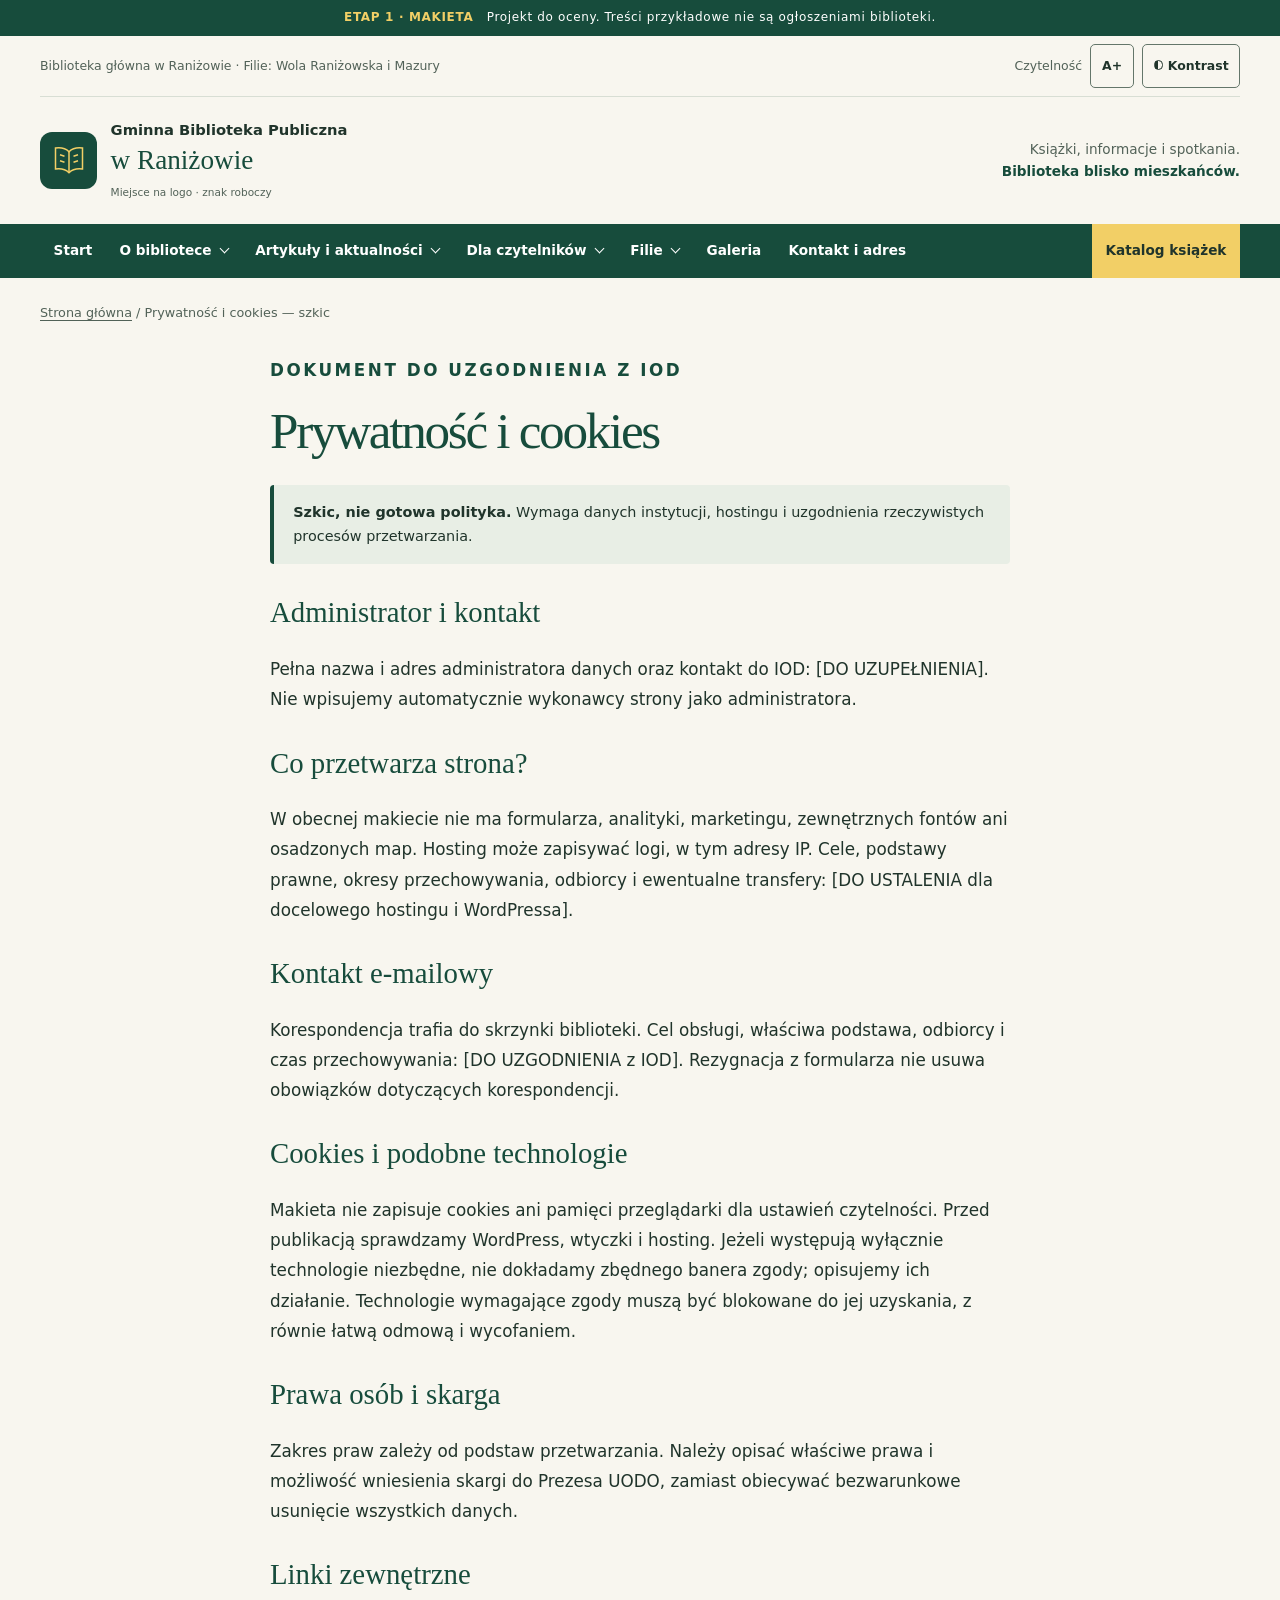
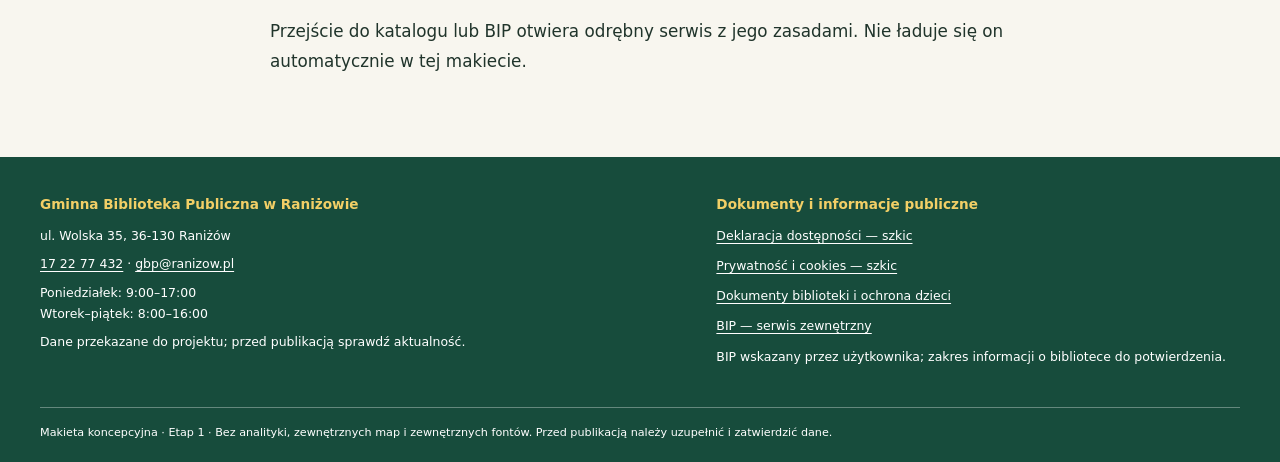
<file: makieta/prywatnosc.html>
<!doctype html>
<html lang="pl">
<head>
  <meta charset="utf-8">
  <meta name="viewport" content="width=device-width, initial-scale=1">
  <meta name="robots" content="noindex, nofollow">
  <meta name="description" content="Makieta koncepcyjna strony Gminnej Biblioteki Publicznej w Raniżowie. Etap 1 — projekt układu i wyglądu.">
  <title>Prywatność i cookies — szkic — makieta biblioteki</title>
  <link rel="stylesheet" href="styles.css">
  <script src="script.js" defer></script>
</head>
<body>
  <a class="skip-link" href="#tresc">Przejdź do treści</a>
  <div class="draft-bar"><span>ETAP 1 · MAKIETA</span> &nbsp; Projekt do oceny. Treści przykładowe nie są ogłoszeniami biblioteki.</div>
  <header>
    <div class="wrap utility"><p>Biblioteka główna w Raniżowie · Filie: Wola Raniżowska i Mazury</p>      <div class="accessibility" role="group" aria-label="Ustawienia czytelności">
        <span>Czytelność</span>
        <button id="font-size" type="button" aria-label="Powiększ tekst" aria-pressed="false">A+</button>
        <button id="contrast" type="button" aria-pressed="false"><span class="contrast-icon" aria-hidden="true"></span> <span>Kontrast</span></button>
      </div>
</div>
    <div class="wrap brand-row">      <a class="brand" href="#tresc" aria-label="Gminna Biblioteka Publiczna w Raniżowie — początek strony">
        <span class="brand-symbol" aria-hidden="true"><svg viewBox="0 0 48 48" fill="none" stroke="currentColor" stroke-width="2"><path d="M24 13c-5-5-11-6-18-5v28c7-1 13 0 18 5 5-5 11-6 18-5V8c-7-1-13 0-18 5Z"/><path d="M24 13v28M12 17l6 2m-6 6 6 2m12-8 6-2m-6 10 6-2"/></svg></span>
        <span class="brand-name">Gminna Biblioteka Publiczna<strong>w Raniżowie</strong><span class="brand-note">Miejsce na logo · znak roboczy</span></span>
      </a>

      <p class="header-message">Książki, informacje i spotkania.<br><strong>Biblioteka blisko mieszkańców.</strong></p>
      <button class="menu-toggle" type="button" aria-controls="menu" aria-expanded="true"><span class="menu-icon" aria-hidden="true"></span> Menu</button>
    </div>
    <div class="navigation-shell"><nav class="nav wrap" id="menu" aria-label="Menu główne">
      <a href="index.html">Start</a>
      <details class="nav-group"><summary>O bibliotece</summary><div class="submenu">
        <a href="informacje.html#o-bibliotece">O nas</a><a href="informacje.html#pracownicy">Struktura i pracownicy</a><a href="informacje.html#statut">Statut</a><a href="informacje.html#projekty">Projekty i dofinansowania</a>
      </div></details>
      <details class="nav-group"><summary>Artykuły i aktualności</summary><div class="submenu">
        <a href="artykuly.html">Wszystkie artykuły</a><a href="artykuly.html?kategoria=wydarzenia">Wydarzenia</a><a href="artykuly.html?kategoria=dorosli">Nowości dla dorosłych</a><a href="artykuly.html?kategoria=dzieci">Dla dzieci i młodzieży</a><a href="artykuly.html?kategoria=ogloszenia">Ogłoszenia</a>
      </div></details>
      <details class="nav-group"><summary>Dla czytelników</summary><div class="submenu"><a href="informacje.html">Strefa czytelnika</a>
        <a href="index.html#godziny">Godziny otwarcia</a><a href="informacje.html#zapisy">Jak się zapisać</a><a href="regulamin.html">Regulamin biblioteki</a><a href="index.html#wydarzenia">Kalendarz wydarzeń</a><a href="informacje.html#dokumenty">Dokumenty i dostępność</a>
      </div></details>
      <details class="nav-group"><summary>Filie</summary><div class="submenu"><a href="index.html#filia-wola">Wola Raniżowska</a><a href="index.html#filia-mazury">Mazury</a></div></details>
      <a href="index.html#galeria">Galeria</a>
      <a href="index.html#kontakt">Kontakt i adres</a><a class="nav-catalog" href="index.html#katalogi">Katalog książek</a>
    </nav></div>
  </header><main id="tresc" tabindex="-1" class="wrap document-main"><p class="breadcrumbs"><a href="index.html">Strona główna</a> / Prywatność i cookies — szkic</p><article class="article-detail"><p class="eyebrow">Dokument do uzgodnienia z IOD</p><h1>Prywatność i cookies</h1><div class="draft-notice"><strong>Szkic, nie gotowa polityka.</strong> Wymaga danych instytucji, hostingu i uzgodnienia rzeczywistych procesów przetwarzania.</div><h2>Administrator i kontakt</h2><p>Pełna nazwa i adres administratora danych oraz kontakt do IOD: [DO UZUPEŁNIENIA]. Nie wpisujemy automatycznie wykonawcy strony jako administratora.</p><h2>Co przetwarza strona?</h2><p>W obecnej makiecie nie ma formularza, analityki, marketingu, zewnętrznych fontów ani osadzonych map. Hosting może zapisywać logi, w tym adresy IP. Cele, podstawy prawne, okresy przechowywania, odbiorcy i ewentualne transfery: [DO USTALENIA dla docelowego hostingu i WordPressa].</p><h2>Kontakt e-mailowy</h2><p>Korespondencja trafia do skrzynki biblioteki. Cel obsługi, właściwa podstawa, odbiorcy i czas przechowywania: [DO UZGODNIENIA z IOD]. Rezygnacja z formularza nie usuwa obowiązków dotyczących korespondencji.</p><h2>Cookies i podobne technologie</h2><p>Makieta nie zapisuje cookies ani pamięci przeglądarki dla ustawień czytelności. Przed publikacją sprawdzamy WordPress, wtyczki i hosting. Jeżeli występują wyłącznie technologie niezbędne, nie dokładamy zbędnego banera zgody; opisujemy ich działanie. Technologie wymagające zgody muszą być blokowane do jej uzyskania, z równie łatwą odmową i wycofaniem.</p><h2>Prawa osób i skarga</h2><p>Zakres praw zależy od podstaw przetwarzania. Należy opisać właściwe prawa i możliwość wniesienia skargi do Prezesa UODO, zamiast obiecywać bezwarunkowe usunięcie wszystkich danych.</p><h2>Linki zewnętrzne</h2><p>Przejście do katalogu lub BIP otwiera odrębny serwis z jego zasadami. Nie ładuje się on automatycznie w tej makiecie.</p></article></main>  <footer><div class="wrap"><div class="footer-grid">
    <section aria-labelledby="contact-title"><h2 id="contact-title">Gminna Biblioteka Publiczna w Raniżowie</h2><p>ul. Wolska 35, 36-130 Raniżów</p><p><a href="tel:+48172277432">17 22 77 432</a> · <a href="mailto:gbp@ranizow.pl">gbp@ranizow.pl</a></p><p>Poniedziałek: 9:00–17:00<br>Wtorek–piątek: 8:00–16:00</p><p>Dane przekazane do projektu; przed publikacją sprawdź aktualność.</p></section>
    <section aria-labelledby="public-title"><h2 id="public-title">Dokumenty i informacje publiczne</h2><ul><li><a href="deklaracja-dostepnosci.html">Deklaracja dostępności — szkic</a></li><li><a href="prywatnosc.html">Prywatność i cookies — szkic</a></li><li><a href="informacje.html#dokumenty">Dokumenty biblioteki i ochrona dzieci</a></li><li><a href="https://bip.ranizow.pl/6742,6744/6744/">BIP — serwis zewnętrzny</a></li></ul><p class="footer-pending">BIP wskazany przez użytkownika; zakres informacji o bibliotece do potwierdzenia.</p></section>
  </div><div class="footer-note">Makieta koncepcyjna · Etap 1 · Bez analityki, zewnętrznych map i zewnętrznych fontów. Przed publikacją należy uzupełnić i zatwierdzić dane.</div></div></footer>
  <div class="sr-only" id="announcements" role="status" aria-live="polite"></div>
</body>
</html>
</file>
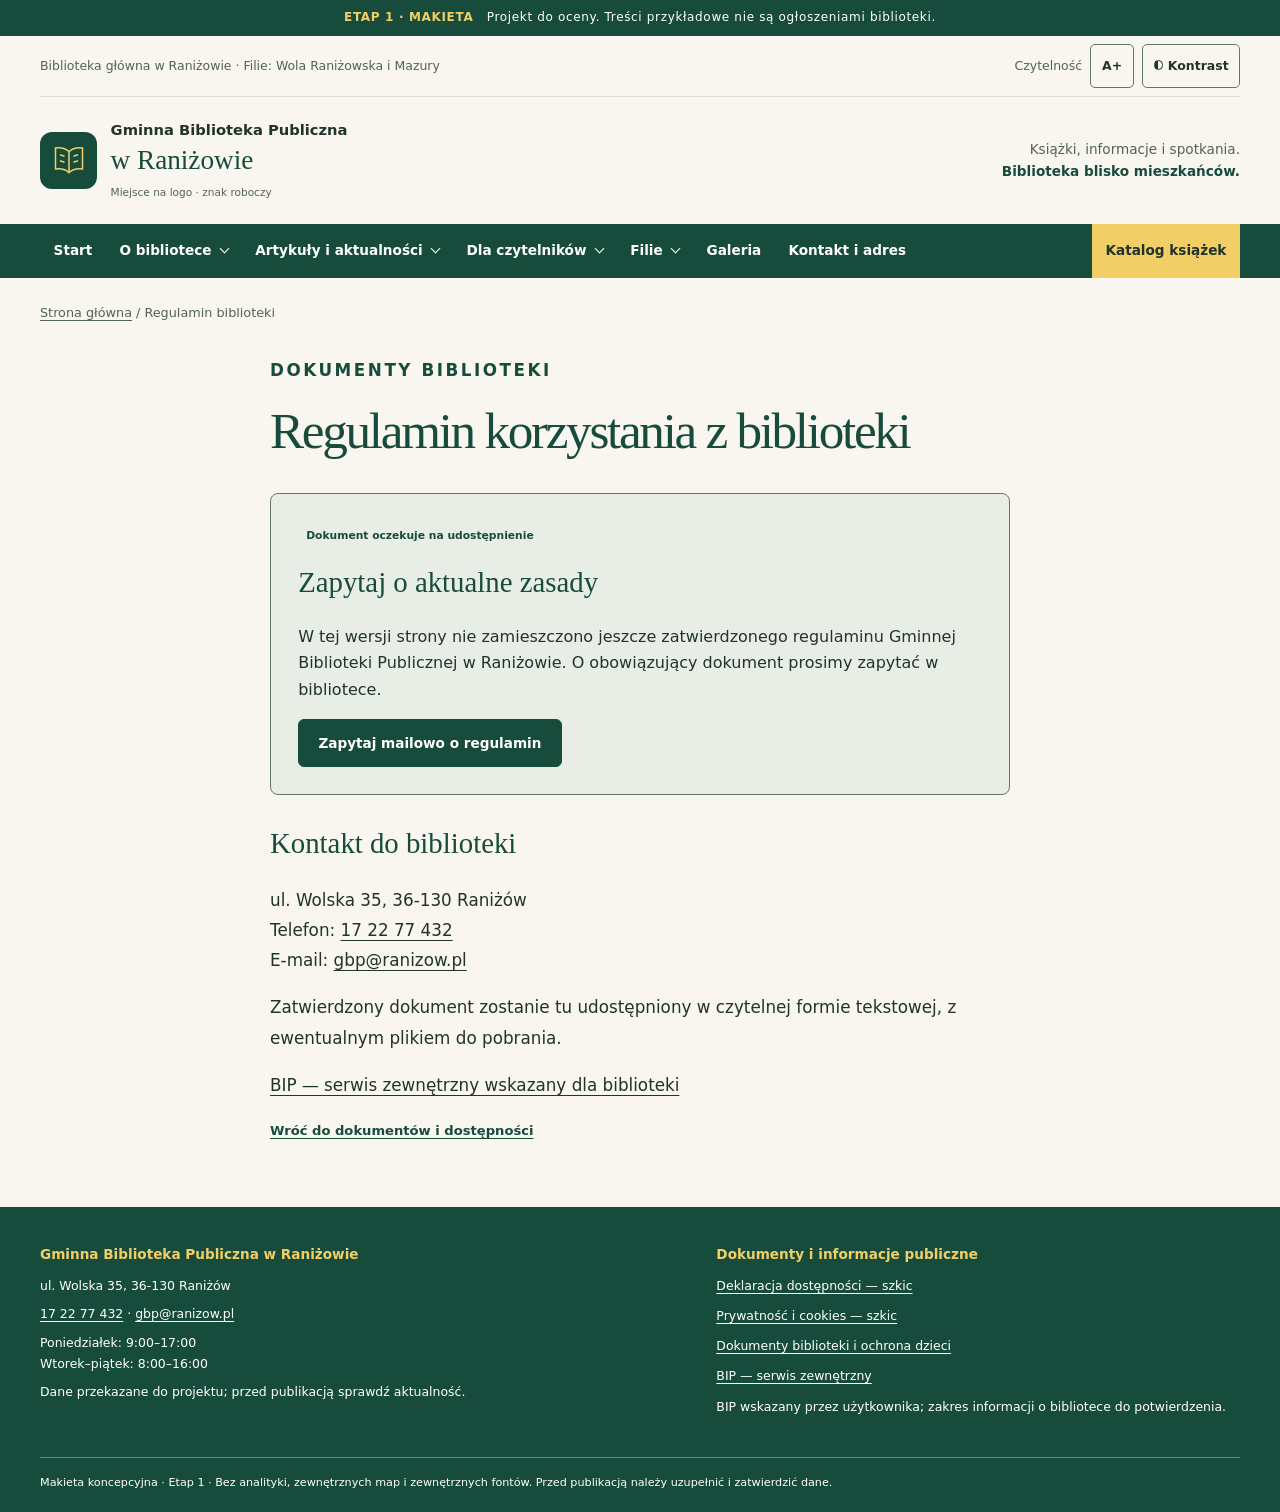
<file: makieta/regulamin.html>
<!doctype html>
<html lang="pl">
<head>
  <meta charset="utf-8">
  <meta name="viewport" content="width=device-width, initial-scale=1">
  <meta name="robots" content="noindex, nofollow">
  <meta name="description" content="Makieta koncepcyjna strony Gminnej Biblioteki Publicznej w Raniżowie. Etap 1 — projekt układu i wyglądu.">
  <title>Regulamin biblioteki — Biblioteka w Raniżowie</title>
  <link rel="stylesheet" href="styles.css">
  <script src="script.js" defer></script>
</head>
<body>
  <a class="skip-link" href="#tresc">Przejdź do treści</a>
  <div class="draft-bar"><span>ETAP 1 · MAKIETA</span> &nbsp; Projekt do oceny. Treści przykładowe nie są ogłoszeniami biblioteki.</div>
  <header>
    <div class="wrap utility"><p>Biblioteka główna w Raniżowie · Filie: Wola Raniżowska i Mazury</p>      <div class="accessibility" role="group" aria-label="Ustawienia czytelności">
        <span>Czytelność</span>
        <button id="font-size" type="button" aria-label="Powiększ tekst" aria-pressed="false">A+</button>
        <button id="contrast" type="button" aria-pressed="false"><span class="contrast-icon" aria-hidden="true"></span> <span>Kontrast</span></button>
      </div>
</div>
    <div class="wrap brand-row">      <a class="brand" href="#tresc" aria-label="Gminna Biblioteka Publiczna w Raniżowie — początek strony">
        <span class="brand-symbol" aria-hidden="true"><svg viewBox="0 0 48 48" fill="none" stroke="currentColor" stroke-width="2"><path d="M24 13c-5-5-11-6-18-5v28c7-1 13 0 18 5 5-5 11-6 18-5V8c-7-1-13 0-18 5Z"/><path d="M24 13v28M12 17l6 2m-6 6 6 2m12-8 6-2m-6 10 6-2"/></svg></span>
        <span class="brand-name">Gminna Biblioteka Publiczna<strong>w Raniżowie</strong><span class="brand-note">Miejsce na logo · znak roboczy</span></span>
      </a>

      <p class="header-message">Książki, informacje i spotkania.<br><strong>Biblioteka blisko mieszkańców.</strong></p>
      <button class="menu-toggle" type="button" aria-controls="menu" aria-expanded="true"><span class="menu-icon" aria-hidden="true"></span> Menu</button>
    </div>
    <div class="navigation-shell"><nav class="nav wrap" id="menu" aria-label="Menu główne">
      <a href="index.html">Start</a>
      <details class="nav-group"><summary>O bibliotece</summary><div class="submenu">
        <a href="informacje.html#o-bibliotece">O nas</a><a href="informacje.html#pracownicy">Struktura i pracownicy</a><a href="informacje.html#statut">Statut</a><a href="informacje.html#projekty">Projekty i dofinansowania</a>
      </div></details>
      <details class="nav-group"><summary>Artykuły i aktualności</summary><div class="submenu">
        <a href="artykuly.html">Wszystkie artykuły</a><a href="artykuly.html?kategoria=wydarzenia">Wydarzenia</a><a href="artykuly.html?kategoria=dorosli">Nowości dla dorosłych</a><a href="artykuly.html?kategoria=dzieci">Dla dzieci i młodzieży</a><a href="artykuly.html?kategoria=ogloszenia">Ogłoszenia</a>
      </div></details>
      <details class="nav-group"><summary>Dla czytelników</summary><div class="submenu"><a href="informacje.html">Strefa czytelnika</a>
        <a href="index.html#godziny">Godziny otwarcia</a><a href="informacje.html#zapisy">Jak się zapisać</a><a href="regulamin.html">Regulamin biblioteki</a><a href="index.html#wydarzenia">Kalendarz wydarzeń</a><a href="informacje.html#dokumenty">Dokumenty i dostępność</a>
      </div></details>
      <details class="nav-group"><summary>Filie</summary><div class="submenu"><a href="index.html#filia-wola">Wola Raniżowska</a><a href="index.html#filia-mazury">Mazury</a></div></details>
      <a href="index.html#galeria">Galeria</a>
      <a href="index.html#kontakt">Kontakt i adres</a><a class="nav-catalog" href="index.html#katalogi">Katalog książek</a>
    </nav></div>
  </header><main id="tresc" tabindex="-1" class="wrap document-main"><p class="breadcrumbs"><a href="index.html">Strona główna</a> / Regulamin biblioteki</p><article class="article-detail"><p class="eyebrow">Dokumenty biblioteki</p><h1>Regulamin korzystania z biblioteki</h1><div class="document-status"><span class="document-type">Dokument oczekuje na udostępnienie</span><h2>Zapytaj o aktualne zasady</h2><p>W tej wersji strony nie zamieszczono jeszcze zatwierdzonego regulaminu Gminnej Biblioteki Publicznej w Raniżowie. O obowiązujący dokument prosimy zapytać w bibliotece.</p><a class="button" href="mailto:gbp@ranizow.pl?subject=Regulamin%20biblioteki">Zapytaj mailowo o regulamin</a></div><h2>Kontakt do biblioteki</h2><p>ul. Wolska 35, 36-130 Raniżów<br>Telefon: <a href="tel:+48172277432">17 22 77 432</a><br>E-mail: <a href="mailto:gbp@ranizow.pl">gbp@ranizow.pl</a></p><p>Zatwierdzony dokument zostanie tu udostępniony w czytelnej formie tekstowej, z ewentualnym plikiem do pobrania.</p><p><a href="https://bip.ranizow.pl/6742,6744/6744/">BIP — serwis zewnętrzny wskazany dla biblioteki</a></p><a class="text-link" href="informacje.html#dokumenty">Wróć do dokumentów i dostępności</a></article></main>  <footer><div class="wrap"><div class="footer-grid">
    <section aria-labelledby="contact-title"><h2 id="contact-title">Gminna Biblioteka Publiczna w Raniżowie</h2><p>ul. Wolska 35, 36-130 Raniżów</p><p><a href="tel:+48172277432">17 22 77 432</a> · <a href="mailto:gbp@ranizow.pl">gbp@ranizow.pl</a></p><p>Poniedziałek: 9:00–17:00<br>Wtorek–piątek: 8:00–16:00</p><p>Dane przekazane do projektu; przed publikacją sprawdź aktualność.</p></section>
    <section aria-labelledby="public-title"><h2 id="public-title">Dokumenty i informacje publiczne</h2><ul><li><a href="deklaracja-dostepnosci.html">Deklaracja dostępności — szkic</a></li><li><a href="prywatnosc.html">Prywatność i cookies — szkic</a></li><li><a href="informacje.html#dokumenty">Dokumenty biblioteki i ochrona dzieci</a></li><li><a href="https://bip.ranizow.pl/6742,6744/6744/">BIP — serwis zewnętrzny</a></li></ul><p class="footer-pending">BIP wskazany przez użytkownika; zakres informacji o bibliotece do potwierdzenia.</p></section>
  </div><div class="footer-note">Makieta koncepcyjna · Etap 1 · Bez analityki, zewnętrznych map i zewnętrznych fontów. Przed publikacją należy uzupełnić i zatwierdzić dane.</div></div></footer>
  <div class="sr-only" id="announcements" role="status" aria-live="polite"></div>
</body>
</html>
</file>
<file: makieta/styles.css>
:root {
  --green: #174C3C;
  --green-hover: #10382C;
  --ink: #20342B;
  --muted: #526258;
  --yellow: #F2CF66;
  --cream: #F8F6EF;
  --paper: #FFFFFF;
  --pale: #E8EEE5;
  --line: #D8DED4;
  --control-border: #64766A;
  --font-scale: 1;
  font-size: calc(100% * var(--font-scale));
}
* { box-sizing: border-box; }
html { scroll-behavior: smooth; scroll-padding-top: 1rem; }
body { margin: 0; background: var(--cream); color: var(--ink); font-family: system-ui, -apple-system, "Segoe UI", sans-serif; line-height: 1.65; overflow-wrap: anywhere; }
main *, header *, footer * { min-width: 0; }
a { color: inherit; text-underline-offset: .25em; }
button { font: inherit; cursor: pointer; }
button, a { -webkit-tap-highlight-color: transparent; }
button:focus-visible, a:focus-visible, [tabindex]:focus-visible { outline: 3px solid var(--green); outline-offset: 5px; }
button:disabled { cursor: default; opacity: 1; }
.wrap { width: min(1200px, calc(100% - 80px)); margin-inline: auto; }
.skip-link { position: absolute; z-index: 10; left: 1rem; top: -8rem; background: var(--yellow); color: var(--ink); padding: 1rem; }
.skip-link:focus { top: 1rem; }
.draft-bar { background: var(--green); color: var(--paper); text-align: center; font-size: .75rem; letter-spacing: .055em; padding: .5rem 1rem; }
.draft-bar span { color: var(--yellow); font-weight: 750; }
.utility { display: flex; justify-content: space-between; align-items: center; gap: 1rem; padding-block: .5rem; border-bottom: 1px solid var(--line); font-size: .78rem; color: var(--muted); }
.utility p { margin: 0; }
.utility strong { color: var(--green); }
.accessibility { display: flex; flex-wrap: wrap; align-items: center; gap: .5rem; }
.accessibility button { background: transparent; border: 1px solid var(--control-border); border-radius: 5px; color: var(--ink); min-width: 44px; min-height: 44px; padding: .3rem .65rem; font-weight: 650; }
.accessibility button[aria-pressed="true"] { background: var(--yellow); color: var(--ink); }
.arrow { display: inline-block; width: .9em; height: .9em; vertical-align: baseline; flex-shrink: 0; }
.contrast-icon { display: inline-block; width: .8em; height: .8em; border: 1px solid currentColor; border-radius: 50%; background: linear-gradient(90deg, currentColor 50%, transparent 50%); }
.menu-icon { display: inline-block; width: .85em; height: .7em; border-block: 1.5px solid currentColor; background: linear-gradient(currentColor, currentColor) center / 100% 1.5px no-repeat; }
.brand-row { display: flex; align-items: center; justify-content: space-between; gap: 1.5rem; padding-block: 1.4rem; }
.brand { display: flex; align-items: center; gap: .85rem; text-decoration: none; }
.brand-symbol { display: grid; place-items: center; width: 57px; height: 57px; flex: 0 0 auto; border-radius: 12px; background: var(--green); color: var(--yellow); }
.brand-symbol svg { width: 36px; height: 36px; }
.brand-name { font-size: .92rem; font-weight: 600; line-height: 1.45; }
.brand-name strong { display: block; color: var(--green); font-family: Georgia, serif; font-size: 1.7rem; font-weight: 500; }
.brand-note { font-size: .66rem; color: var(--muted); font-weight: 400; }
.nav { display: flex; align-items: center; gap: 1.5rem; font-size: .85rem; font-weight: 650; }
.nav a { padding-block: .7rem; text-decoration: none; }
.nav a:hover { text-decoration: underline; }
.nav .nav-contact { border: 1px solid var(--control-border); border-radius: 6px; padding: .65rem 1rem; }
.menu-toggle { display: none; background: var(--paper); border: 1px solid var(--control-border); color: var(--ink); border-radius: 6px; min-height: 44px; padding: .5rem 1rem; }
.hero { display: grid; grid-template-columns: minmax(0, 1.08fr) minmax(0, 1fr); min-height: 465px; margin-top: 1rem; border: 1px solid var(--line); border-radius: 12px; overflow: hidden; }
.hero-copy { padding: 3rem 3.3rem; display: flex; flex-direction: column; justify-content: center; align-items: flex-start; }
.eyebrow { margin: 0 0 1rem; color: var(--green); text-transform: uppercase; letter-spacing: .15em; font-size: .7rem; font-weight: 800; }
h1, h2, h3 { font-family: Georgia, "Times New Roman", serif; font-weight: 400; color: var(--green); line-height: 1.17; }
h1 { font-size: clamp(2.7rem, 4.1vw, 4rem); letter-spacing: -.045em; margin: 0 0 1.2rem; }
.hero-copy > p:not(.eyebrow) { font-size: .95rem; max-width: 35ch; color: var(--muted); margin: 0 0 1.7rem; }
.button { display: inline-flex; justify-content: center; align-items: center; gap: 1.3rem; min-height: 48px; text-decoration: none; background: var(--green); color: var(--paper); border: 1px solid var(--green); border-radius: 6px; padding: .7rem 1.2rem; font-size: .85rem; font-weight: 650; }
.button:hover { background: var(--green-hover); }
.hero-art { position: relative; background: var(--pale); display: flex; align-items: center; justify-content: center; padding: 1.2rem; }
.hero-art svg { width: 100%; max-height: 420px; }
.art-caption { position: absolute; bottom: 1rem; right: 1.4rem; font-size: .65rem; color: var(--muted); letter-spacing: .06em; }
.quick-links { display: grid; grid-template-columns: repeat(3, 1fr); gap: 1rem; margin-top: 1.2rem; }
.quick-card { display: flex; gap: .9rem; align-items: flex-start; padding: 1.1rem 1.25rem; background: var(--paper); border: 1px solid var(--line); border-radius: 8px; }
.quick-card svg { width: 25px; height: 25px; flex: 0 0 auto; color: var(--green); margin-top: .2rem; }
.quick-card h2 { font-family: inherit; font-weight: 700; font-size: .85rem; margin: 0 0 .25rem; }
.quick-card p { margin: 0; font-size: .75rem; color: var(--muted); }
.quick-card a { font-size: .75rem; font-weight: 650; }
.section { padding-block: 3.7rem .5rem; }
.section-heading { display: flex; align-items: flex-end; justify-content: space-between; gap: 1rem; margin-bottom: 1.6rem; }
.section-heading .eyebrow { margin-bottom: .5rem; }
.section-heading h2 { font-size: 2.25rem; letter-spacing: -.025em; margin: 0; }
.section-heading > p { font-size: .8rem; color: var(--muted); margin: 0; }
.text-link { font-size: .82rem; font-weight: 650; color: var(--green); }
.news-grid { display: grid; grid-template-columns: repeat(3, 1fr); gap: 1.3rem; }
.news-card { background: var(--paper); border: 1px solid var(--line); border-radius: 8px; overflow: hidden; }
.news-art { height: 176px; display: grid; place-items: center; position: relative; overflow: hidden; }
.news-art svg { height: 100%; width: 100%; }
.art-sage { background: #DCE5D9; }
.art-gold { background: #EBD88D; }
.art-peach { background: #EEDDD0; }
.news-body { padding: 1.4rem; }
.tag { display: inline-block; font-size: .65rem; letter-spacing: .06em; text-transform: uppercase; color: var(--green); font-weight: 800; }
.news-body h3 { font-size: 1.45rem; margin: .6rem 0; }
.news-body p { color: var(--muted); font-size: .83rem; margin: 0 0 1.1rem; }
.sample-note { font-size: .69rem; color: var(--muted); display: block; border-top: 1px solid var(--line); padding-top: .7rem; }
.books-panel { background: var(--pale); border: 1px solid var(--line); border-radius: 10px; padding: 2rem; }
.book-grid { display: grid; grid-template-columns: repeat(4, minmax(0, 1fr)); gap: 1.5rem; }
.book { text-align: center; }
.cover { width: min(100%, 145px); aspect-ratio: 2/2.8; margin: 0 auto .85rem; border-radius: 2px 6px 6px 2px; box-shadow: 8px 9px 0 #20342B12; position: relative; display: flex; flex-direction: column; justify-content: center; align-items: center; padding: 1rem; border-left: 6px solid #20342B20; }
.cover::after { content: ''; position: absolute; inset: 10px; border: 1px solid currentColor; opacity: .4; }
.cover span { font-size: .55rem; text-transform: uppercase; letter-spacing: .12em; }
.cover strong { font: 400 1.5rem/1.2 Georgia, serif; margin: .9rem 0; }
.cover-green { background: var(--green); color: #fff; }
.cover-gold { background: var(--yellow); color: var(--ink); }
.cover-red { background: #7B3931; color: #fff; }
.cover-blue { background: #284E60; color: #fff; }
.book h3 { margin: 0 0 .25rem; font: 700 .84rem/1.5 system-ui, sans-serif; }
.book p { margin: 0; font-size: .72rem; color: var(--muted); }
.notice { margin: 1.25rem 0 0; font-size: .75rem; color: var(--muted); }
.events-about { display: grid; grid-template-columns: 1.12fr 1fr; gap: 3rem; padding-top: 3.7rem; }
.events-about .section { padding-top: 0; }
.event { display: flex; gap: 1rem; align-items: center; border-top: 1px solid var(--line); padding-block: 1.25rem; }
.event-date { flex: 0 0 64px; width: 64px; min-height: 68px; border-radius: 6px; padding: .7rem .4rem; display: grid; place-content: center; text-align: center; background: var(--yellow); color: var(--ink); font-size: .6rem; font-weight: 750; letter-spacing: .02em; line-height: 1.5; }
.event h3 { font-size: 1.2rem; margin: 0 0 .35rem; }
.event p { margin: 0; color: var(--muted); font-size: .75rem; }
.about { border-radius: 10px; background: var(--green); color: var(--paper); padding: 2.5rem; position: relative; overflow: hidden; }
.about .eyebrow { color: var(--yellow); }
.about h2 { color: var(--paper); font-size: 2.1rem; margin: 0 0 1rem; }
.about p:not(.eyebrow) { font-size: .85rem; }
.about a { display: inline-block; margin-top: .5rem; font-size: .85rem; color: var(--yellow); }
.about .line-art { display: block; width: 100%; height: 95px; margin-top: 1rem; color: var(--yellow); }
.gallery-grid { display: grid; grid-template-columns: 1.4fr 1fr 1fr; gap: 1rem; }
.gallery-placeholder { margin: 0; min-height: 180px; background: var(--pale); border: 1px dashed var(--control-border); border-radius: 8px; display: flex; flex-direction: column; align-items: center; justify-content: center; gap: .5rem; text-align: center; padding: 1.5rem; }
.gallery-placeholder svg { color: var(--green); width: 32px; height: 32px; }
.gallery-placeholder figcaption { font-size: .8rem; }
.gallery-placeholder span { display: block; color: var(--muted); font-size: .68rem; }
.branches { display: grid; grid-template-columns: 1fr 1fr; gap: 2rem; background: var(--paper); border: 1px solid var(--line); border-radius: 10px; padding: 2rem; margin-bottom: 3.5rem; }
.branches h2 { font-size: 1.9rem; margin: 0 0 .7rem; }
.branches p { color: var(--muted); font-size: .83rem; margin: 0; }
.branch-details { border-left: 1px solid var(--line); padding-left: 2rem; }
.branch-details strong { font-size: .85rem; }
footer { background: var(--green); color: var(--paper); padding-block: 2.5rem 1.2rem; }
.footer-grid { display: grid; grid-template-columns: 1.2fr 1fr; gap: 3rem; }
footer h2 { color: var(--yellow); font-family: inherit; font-size: .85rem; font-weight: 650; margin: 0 0 .8rem; }
footer p, footer a, footer li { font-size: .78rem; }
footer p { margin: 0 0 .5rem; }
footer ul { list-style: none; padding: 0; margin: 0; }
footer li { margin-bottom: .6rem; }
footer a:focus-visible { outline-color: var(--yellow); }
.footer-note { border-top: 1px solid #FFFFFF55; margin-top: 2rem; padding-top: 1rem; font-size: .7rem; color: var(--paper); }
.pending { color: var(--muted); font-size: .75rem; }
.footer-pending { color: var(--paper); }
.sr-only { position: absolute; width: 1px; height: 1px; padding: 0; margin: -1px; overflow: hidden; clip-path: inset(50%); white-space: nowrap; border: 0; }
body.high-contrast { --green: #FFFFFF; --green-hover: #FFFF00; --ink: #FFFFFF; --muted: #FFFFFF; --yellow: #FFFF00; --cream: #000000; --paper: #000000; --pale: #000000; --line: #FFFFFF; --control-border: #FFFFFF; }
.high-contrast .draft-bar, .high-contrast footer, .high-contrast .about, .high-contrast .brand-symbol, .high-contrast .button { background: #000; color: #FFF; border: 1px solid #FFF; }
.high-contrast .draft-bar span, .high-contrast .about h2, .high-contrast .about .eyebrow, .high-contrast footer h2, .high-contrast .about a { color: #FFFF00; }
.high-contrast .event-date, .high-contrast .accessibility button[aria-pressed="true"] { background: #FFFF00; color: #000; }
.high-contrast .hero-art, .high-contrast .news-art { background: #000; }
.high-contrast .hero-art > svg, .high-contrast .news-art > svg { opacity: .85; }
.high-contrast .cover { background: #000; color: #FFF; border: 1px solid #FFF; }
.high-contrast .art-caption { background: #000; }
.high-contrast .footer-pending, .high-contrast .footer-note { color: #FFF; }
.high-contrast :focus-visible { outline-color: #FFFF00; }
@media (min-width: 1600px) { .hero { min-height: 500px; } }
@media (max-width: 1100px) {
  .nav { gap: 1rem; font-size: .78rem; }
  .brand-name { font-size: .8rem; }
  .brand-name strong { font-size: 1.5rem; }
  .hero-copy { padding: 2.5rem; }
}
@media (max-width: 900px) {
  .wrap { width: calc(100% - 40px); }
  .brand-row { flex-wrap: wrap; }
  .menu-toggle { display: block; }
  .nav { width: 100%; flex-wrap: wrap; font-size: .9rem; gap: .75rem 1.5rem; }
  .js .nav[data-open="false"] { display: none; }
  .hero-copy { padding: 2rem; }
  h1 { font-size: 2.8rem; }
  .hero { min-height: 410px; }
  .quick-links { gap: .6rem; }
  .quick-card { padding: 1rem; }
  .events-about { gap: 1.5rem; }
  .section-heading h2 { font-size: 2rem; }
  .news-body { padding: 1rem; }
  .footer-grid { gap: 1.5rem; }
}
@media (max-width: 650px) {
  .wrap { width: calc(100% - 32px); }
  .draft-bar { font-size: .65rem; }
  .utility { flex-direction: column; align-items: flex-start; gap: .35rem; }
  .accessibility { width: 100%; justify-content: space-between; }
  .brand-row { padding-block: 1rem; gap: 1rem .5rem; }
  .brand-name { font-size: .7rem; }
  .brand-name strong { font-size: 1.35rem; }
  .brand-symbol { width: 43px; height: 47px; border-radius: 8px; }
  .brand-symbol svg { width: 28px; }
  .brand { gap: .5rem; }
  .menu-toggle { padding-inline: .6rem; font-size: .8rem; }
  .nav { flex-direction: column; align-items: stretch; gap: .25rem; }
  .nav a { display: block; min-height: 44px; }
  .hero { grid-template-columns: minmax(0, 1fr); margin-top: .3rem; }
  .hero-copy { padding: 2rem 1.5rem; }
  h1 { font-size: 2.8rem; }
  .hero-art { min-height: 250px; }
  .hero-art svg { max-height: 280px; }
  .quick-links, .news-grid, .events-about, .branches, .footer-grid { grid-template-columns: 1fr; }
  .quick-links { gap: .6rem; }
  .quick-card { padding: 1rem; }
  .quick-card h2 { font-size: .95rem; }
  .quick-card p, .quick-card a { font-size: .85rem; }
  .quick-card a { display: inline-block; padding-block: .5rem; min-height: 44px; }
  .section { padding-top: 2.5rem; }
  .section-heading { align-items: flex-start; flex-direction: column; gap: .6rem; }
  .news-art { height: 200px; }
  .news-body { padding: 1.4rem; }
  .news-body h3 { font-size: 1.65rem; }
  .book-grid { grid-template-columns: repeat(2, minmax(0, 1fr)); gap: 1.5rem .8rem; }
  .books-panel { padding: 1.25rem; }
  .cover { max-width: 125px; padding: .7rem; }
  .cover strong { font-size: 1.25rem; }
  .events-about { padding-top: 2.5rem; }
  .about { padding: 2rem 1.5rem; }
  .gallery-grid { grid-template-columns: 1fr; }
  .gallery-placeholder { min-height: 150px; }
  .branches { padding: 1.5rem; gap: 1.5rem; margin-bottom: 2.5rem; }
  .branch-details { border-left: 0; padding-left: 0; border-top: 1px solid var(--line); padding-top: 1rem; }
  .footer-grid { gap: 1.5rem; }
  footer a { display: inline-block; padding-block: .3rem; min-height: 44px; }
}
@media (prefers-reduced-motion: reduce) { html { scroll-behavior: auto; } }

/* Poprawiony układ: informacje o wizycie przed artykułami i pozostałymi sekcjami. */
.header-message { margin: 0; font-size: .85rem; color: var(--muted); text-align: right; }
.header-message strong { color: var(--green); }
.navigation-shell { background: var(--green); }
.nav { align-items: stretch; gap: 0; color: #FFFFFF; font-size: .85rem; flex-wrap: wrap; }
.nav > a, .nav-group > summary { display: flex; align-items: center; min-height: 54px; padding: .8rem .85rem; }
.nav > a:hover, .nav-group > summary:hover, .nav-group[open] > summary { background: var(--green-hover); }
.nav :focus-visible { outline-color: var(--yellow); outline-offset: -4px; }
.nav-group { position: relative; }
.nav-group > summary { cursor: pointer; list-style: none; gap: .6rem; font-weight: 650; }
.nav-group > summary::-webkit-details-marker { display: none; }
.nav-group > summary::after { content: ''; border: solid currentColor; border-width: 0 1.5px 1.5px 0; padding: 3px; transform: rotate(45deg); margin-top: -4px; }
.nav-group[open] > summary::after { transform: rotate(225deg); margin-top: 3px; }
.submenu { position: absolute; z-index: 5; left: 0; top: 100%; min-width: 265px; width: max-content; max-width: 330px; background: var(--paper); color: var(--ink); border: 1px solid var(--control-border); box-shadow: 0 12px 20px #20342B15; border-radius: 0 0 6px 6px; padding: .5rem; }
.submenu a { display: block; min-height: 44px; padding: .65rem .8rem; white-space: normal; }
.submenu a:hover { background: var(--pale); }
.submenu a:focus-visible { outline-color: var(--green); }
.visit-intro { padding-top: 2rem; padding-bottom: 1.3rem; }
.visit-intro .eyebrow { margin-bottom: .4rem; }
.visit-intro h1 { font-size: clamp(2rem, 3vw, 2.8rem); letter-spacing: -.025em; margin: 0 0 .5rem; }
.visit-intro > p:last-child { color: var(--muted); margin: 0; font-size: .95rem; }
.visit-grid { display: grid; grid-template-columns: minmax(0, 1.1fr) repeat(2, minmax(0, 1fr)); gap: 1rem; }
.visit-card { background: var(--paper); border: 1px solid var(--line); border-radius: 8px; padding: 1.5rem; }
.card-kicker { font-size: .67rem; font-weight: 750; text-transform: uppercase; letter-spacing: .1em; color: var(--muted); margin-bottom: .7rem; }
.visit-card h2 { font-size: 1.9rem; margin: 0 0 1.2rem; }
.visit-card p { font-size: .85rem; }
.visit-card a { display: inline-block; min-height: 44px; padding-block: .5rem; font-size: .85rem; font-weight: 650; }
.hours-card { background: var(--green); color: #FFFFFF; border-color: var(--green); }
.hours-card h2, .hours-card .card-kicker, .hours-card .notice { color: #FFFFFF; }
.hours-card a { color: var(--yellow); }
.hours-card :focus-visible { outline-color: var(--yellow); }
table { border-collapse: collapse; width: 100%; font-size: .85rem; }
th { text-align: left; font-weight: 550; }
td { text-align: right; }
th, td { padding: .35rem 0; vertical-align: top; }
.hours-card tr + tr { border-top: 1px solid #FFFFFF40; }
.visit-card .notice { font-size: .74rem; }
.visit-lead { font-weight: 650; }
.visit-details { margin: 0; }
.visit-details dt { color: var(--muted); font-size: .75rem; margin-top: 1rem; }
.visit-details dd { margin: .15rem 0 0; font-size: .95rem; font-weight: 650; }
.visit-details .contact-value { font-size: 1.4rem; }
.visit-details dd a { font-size: inherit; }
.editorial-layout { padding-top: 2.8rem; }
.articles-home { padding-top: 0; }
.articles-home .section-heading h2 { font-size: 2rem; }
.articles-home .news-grid { grid-template-columns: repeat(3, minmax(0, 1fr)); }
.news-body h3 a { text-decoration: none; }
.news-body h3 a:hover { text-decoration: underline; }
.read-link { display: inline-block; padding-block: .5rem; margin-bottom: .6rem; min-height: 44px; font-size: .85rem; color: var(--green); font-weight: 700; }
.button-small { font-size: .78rem; padding: .5rem .8rem; min-height: 44px; }
.branch-grid { display: grid; grid-template-columns: repeat(2, minmax(0, 1fr)); gap: 1.5rem; }
.branch-card { padding: 1.5rem; background: var(--paper); border: 1px solid var(--line); border-radius: 8px; }
.branch-card h3 { font-size: 1.6rem; margin: 0 0 .8rem; }
.branch-card p { font-size: .85rem; }
.branch-card table { margin-block: 1rem; }
.branch-card tr + tr { border-top: 1px solid var(--line); }
.branch-card .button { margin-top: .5rem; }
.branches-intro { margin-bottom: 1.4rem; color: var(--muted); font-size: .9rem; }
.branch-section { padding-bottom: 3.5rem; }
.document-main { padding-top: 1.5rem; padding-bottom: 4rem; min-height: 50vh; }
.breadcrumbs { color: var(--muted); font-size: .8rem; margin: 0 0 2rem; }
.document-heading { max-width: 760px; margin-bottom: 1.5rem; }
.document-main h1 { font-size: clamp(2rem, 4vw, 3.2rem); }
.filter-group { display: flex; flex-wrap: wrap; gap: .6rem; margin-bottom: 1rem; }
.filter-group button { background: var(--paper); border: 1px solid var(--control-border); border-radius: 5px; color: var(--green); font-size: .85rem; padding: .65rem 1rem; min-height: 44px; }
.filter-group button[aria-pressed="true"] { background: var(--green); color: #FFFFFF; }
#article-count { font-size: .85rem; color: var(--muted); }
.article-detail { max-width: 740px; margin-inline: auto; }
.article-detail h2 { font-size: 1.8rem; margin-top: 2rem; }
.article-detail > p, .document-sections p { font-size: 1.05rem; line-height: 1.8; }
.article-detail .article-meta { color: var(--muted); font-size: .8rem; }
.article-detail .article-lead { font-size: 1.2rem; }
.draft-notice { background: var(--pale); border-left: 4px solid var(--green); border-radius: 4px; padding: 1rem 1.2rem; margin-block: 1.5rem; font-size: .9rem; }
.document-sections { max-width: 760px; }
.document-sections section { padding-block: 1rem; border-bottom: 1px solid var(--line); }
.document-sections h2 { font-size: 1.8rem; }
[hidden] { display: none !important; }
.high-contrast .navigation-shell, .high-contrast .nav-group > summary:hover { background: #000000; }
.high-contrast .nav { color: #FFFFFF; border: 1px solid #FFFFFF; }
.high-contrast .hours-card { background: #000000; border-color: #FFFFFF; }
.high-contrast .filter-group button[aria-pressed="true"] { background: #FFFF00; color: #000000; }
@media (max-width: 1050px) {
  .nav > a, .nav-group > summary { padding-inline: .7rem; }
  .visit-card { padding: 1.1rem; }
  .visit-card h2 { font-size: 1.65rem; }
}
@media (max-width: 900px) {
  .header-message { display: none; }
  .nav { flex-direction: column; align-items: stretch; padding-block: .5rem; }
  .nav > a, .nav-group > summary { min-height: 48px; padding: .8rem; }
  .submenu { position: static; width: 100%; min-width: 0; max-width: none; box-shadow: none; border-radius: 4px; }
  .visit-grid { grid-template-columns: repeat(2, minmax(0, 1fr)); }
  .hours-card { grid-column: 1/-1; }
  .hours-card table { max-width: 600px; }
}
@media (max-width: 650px) {
  .visit-intro { padding-top: 1.5rem; }
  .visit-grid, .branch-grid { grid-template-columns: minmax(0, 1fr); }
  .visit-card { padding: 1.4rem; }
  .visit-card h2 { font-size: 1.9rem; }
  .articles-home .news-grid { grid-template-columns: minmax(0, 1fr); }
  .editorial-layout { padding-top: 2rem; }
  .branch-section { padding-bottom: 2.5rem; }
}

.nav > .nav-catalog { background: var(--yellow); color: #20342B; font-weight: 800; margin-left: auto; }
.nav > .nav-catalog:hover { background: #F8E4A4; }
.nav > .nav-catalog:focus-visible { outline-color: #20342B; }
.important-announcements { display: grid; grid-template-columns: auto minmax(0, 1fr) auto; gap: 1.3rem; align-items: center; padding: 1.8rem; margin-top: 1.3rem; background: var(--yellow); color: #20342B; border: 1px solid #64766A; border-radius: 9px; }
.important-symbol { width: 48px; height: 48px; border: 2px solid currentColor; border-radius: 50%; display: grid; place-content: center; font: 700 2rem/1 Georgia, serif; }
.important-copy .eyebrow { color: inherit; margin-bottom: .4rem; }
.important-copy h2 { color: inherit; font-size: 1.9rem; margin: 0 0 .5rem; }
.important-copy p:not(.eyebrow) { font-size: .85rem; margin: 0; }
.important-copy .announcement-status { margin-top: .6rem !important; font-size: .75rem !important; }
.important-announcements .button { background: #174C3C; border-color: #174C3C; color: #FFFFFF; }
.important-announcements .button:focus-visible { outline-color: #20342B; }
.catalog-section { padding-top: 2.4rem; }
.catalog-section .section-heading { margin-bottom: 1.1rem; }
.catalog-feature { display: grid; grid-template-columns: auto minmax(0, 1fr) auto; align-items: center; gap: 1.5rem; padding: 1.7rem 2rem; background: var(--green); color: #FFFFFF; border: 1px solid var(--green); border-radius: 9px; text-decoration: none; }
.catalog-feature:hover { background: var(--green-hover); }
.catalog-feature:focus-visible { outline-color: var(--green); }
.catalog-icon { width: 60px; height: 60px; color: var(--yellow); display: grid; place-items: center; }
.catalog-icon svg { width: 100%; }
.catalog-feature-copy { display: grid; gap: .4rem; }
.catalog-feature-copy strong { font: 400 1.9rem/1.25 Georgia, serif; }
.catalog-feature-copy > span:last-child { font-size: .85rem; }
.catalog-label { text-transform: uppercase; letter-spacing: .1em; font-size: .65rem; font-weight: 800; }
.catalog-feature .catalog-label { color: var(--yellow); }
.catalog-action { display: inline-flex; align-items: center; justify-content: center; gap: 1rem; color: #20342B; background: var(--yellow); padding: .8rem 1.2rem; border-radius: 5px; font-size: .85rem; font-weight: 750; }
.catalog-action svg, .catalog-card-action svg, .journey-action svg { width: 20px; height: 20px; flex-shrink: 0; }
.catalog-grid { display: grid; grid-template-columns: repeat(3, minmax(0, 1fr)); gap: 1rem; margin-top: 1rem; }
.catalog-card { background: var(--paper); border: 1px solid var(--control-border); border-radius: 8px; text-decoration: none; padding: 1.4rem; }
.catalog-card:hover { background: var(--pale); }
.catalog-card .catalog-label { color: var(--muted); }
.catalog-card h3 { font-size: 1.65rem; margin: .5rem 0; }
.catalog-card p { font-size: .85rem; color: var(--muted); margin: 0 0 1rem; }
.catalog-card-action { display: flex; justify-content: space-between; align-items: center; gap: .75rem; color: var(--green); font-size: .8rem; font-weight: 750; min-height: 44px; }
.reader-hero { background: var(--green); color: #FFFFFF; border-radius: 10px; display: grid; grid-template-columns: minmax(0, 1.6fr) minmax(0, 1fr); gap: 2rem; padding: 3rem; }
.reader-hero .eyebrow { color: var(--yellow); }
.reader-hero h1 { color: #FFFFFF; font-size: clamp(2.3rem, 3.8vw, 3.5rem); margin-bottom: 1.25rem; }
.reader-hero p:not(.eyebrow) { max-width: 48ch; font-size: 1rem; margin: 0 0 1.5rem; }
.button-yellow { background: var(--yellow); color: #20342B; border-color: var(--yellow); }
.button-yellow:hover { background: #F8E4A4; }
.reader-hero a:focus-visible { outline-color: var(--yellow); }
.reader-illustration { display: flex; align-items: center; justify-content: center; gap: 1.4rem; color: var(--yellow); padding: 1.5rem; border: 1px solid #FFFFFF55; border-radius: 100px 100px 12px 12px; }
.reader-illustration svg { width: 100px; max-width: 45%; flex-shrink: 0; }
.reader-illustration span { font: 400 1.6rem/1.5 Georgia, serif; }
.reader-journey { display: grid; grid-template-columns: repeat(3, minmax(0, 1fr)); gap: 1rem; margin-top: 1.2rem; }
.journey-card { background: var(--paper); border: 1px solid var(--line); border-radius: 8px; padding: 1.5rem; text-decoration: none; }
.journey-card:hover { background: var(--pale); border-color: var(--control-border); }
.journey-number { display: inline-grid; place-content: center; width: 40px; height: 40px; background: var(--pale); border-radius: 50%; color: var(--green); font-weight: 750; font-size: .85rem; }
.journey-card h2 { font-size: 1.6rem; margin: 1rem 0 .65rem; }
.journey-card p { font-size: .87rem; color: var(--muted); }
.journey-action { display: flex; align-items: center; justify-content: space-between; gap: .8rem; font-size: .8rem; font-weight: 750; color: var(--green); padding-top: .5rem; }
.reader-registration { display: grid; grid-template-columns: minmax(0, 1fr) minmax(0, 1.2fr); gap: 3rem; margin-top: 3.5rem; padding: 2.5rem; border-radius: 9px; background: var(--pale); }
.reader-registration h2 { font-size: 2.2rem; margin: 0 0 1rem; }
.reader-registration p { font-size: .95rem; }
.registration-steps { counter-reset: registration; list-style: none; padding: 0; margin: 0; }
.registration-steps li { position: relative; padding: .5rem 0 1rem 2.7rem; counter-increment: registration; }
.registration-steps li::before { content: counter(registration); position: absolute; top: .4rem; left: 0; width: 29px; height: 29px; display: grid; place-content: center; border: 1px solid var(--control-border); border-radius: 50%; font-size: .8rem; color: var(--green); }
.registration-steps strong, .registration-steps span { display: block; }
.registration-steps strong { font-size: .95rem; margin-bottom: .25rem; }
.registration-steps span { color: var(--muted); font-size: .85rem; }
.documents-intro { color: var(--muted); font-size: .95rem; max-width: 75ch; margin: 0 0 1.5rem; }
.document-grid { display: grid; grid-template-columns: repeat(3, minmax(0, 1fr)); gap: 1rem; }
.document-card { background: var(--paper); border: 1px solid var(--line); border-radius: 8px; padding: 1.5rem; display: flex; flex-direction: column; align-items: flex-start; }
.document-type { display: inline-block; background: var(--pale); color: var(--green); border-radius: 4px; padding: .35rem .5rem; font-size: .67rem; font-weight: 750; }
.document-draft { background: #F4E8B6; color: #20342B; }
.document-card h3 { font-size: 1.65rem; margin: 1rem 0 .7rem; }
.document-card p { color: var(--muted); font-size: .85rem; margin: 0 0 1rem; }
.document-card a { margin-top: auto; display: inline-flex; align-items: center; min-height: 44px; font-size: .8rem; color: var(--green); font-weight: 650; }
.institution-grid { display: grid; grid-template-columns: repeat(3, minmax(0, 1fr)); gap: 1.5rem; }
.institution-grid section { border-top: 2px solid var(--control-border); padding-top: 1rem; }
.institution-grid h3 { font-size: 1.5rem; margin: 0 0 1rem; }
.institution-grid p { font-size: .9rem; }
.document-status { background: var(--pale); border: 1px solid var(--control-border); border-radius: 8px; padding: 1.7rem; margin-block: 2rem; }
.document-status h2 { margin-top: 1rem; }
.document-status p { font-size: 1rem; }
.high-contrast .catalog-feature, .high-contrast .reader-hero { background: #000000; border: 1px solid #FFFFFF; }
.high-contrast .catalog-feature:hover { background: #000000; }
.high-contrast .button-yellow { background: #FFFF00; color: #000000; }
.high-contrast .catalog-feature:focus-visible { outline-color: #FFFF00; }
@media (max-width: 1050px) {
  .catalog-feature { padding: 1.5rem; gap: 1rem; }
  .catalog-feature-copy strong { font-size: 1.6rem; }
  .reader-hero { padding: 2rem; }
  .reader-registration { gap: 2rem; padding: 2rem; }
}
@media (max-width: 900px) {
  .nav > .nav-catalog { margin-left: 0; }
  .important-announcements { grid-template-columns: auto minmax(0, 1fr); }
  .important-announcements > .button { grid-column: 2; justify-self: start; }
  .catalog-feature { grid-template-columns: auto minmax(0, 1fr); }
  .catalog-action { grid-column: 2; justify-self: start; }
  .reader-hero { grid-template-columns: minmax(0, 1fr); }
  .reader-illustration { display: none; }
  .reader-registration { grid-template-columns: minmax(0, 1fr); }
  .document-grid, .institution-grid { grid-template-columns: repeat(2, minmax(0, 1fr)); }
  .articles-home .news-grid { grid-template-columns: repeat(2, minmax(0, 1fr)); }
}
@media (max-width: 650px) {
  .important-announcements { grid-template-columns: minmax(0, 1fr); padding: 1.4rem; gap: .8rem; }
  .important-symbol { width: 38px; height: 38px; font-size: 1.6rem; }
  .important-announcements > .button { grid-column: 1; }
  .catalog-section { padding-top: 2rem; }
  .catalog-feature { grid-template-columns: minmax(0, 1fr); padding: 1.4rem; gap: 1rem; }
  .catalog-action { grid-column: 1; justify-self: stretch; }
  .catalog-grid, .reader-journey, .document-grid, .institution-grid, .articles-home .news-grid { grid-template-columns: minmax(0, 1fr); }
  .catalog-icon { width: 44px; height: 44px; }
  .reader-hero { padding: 1.5rem; }
  .reader-hero h1 { font-size: 2.3rem; }
  .reader-registration { padding: 1.5rem; margin-top: 2.5rem; }
}
</file>
